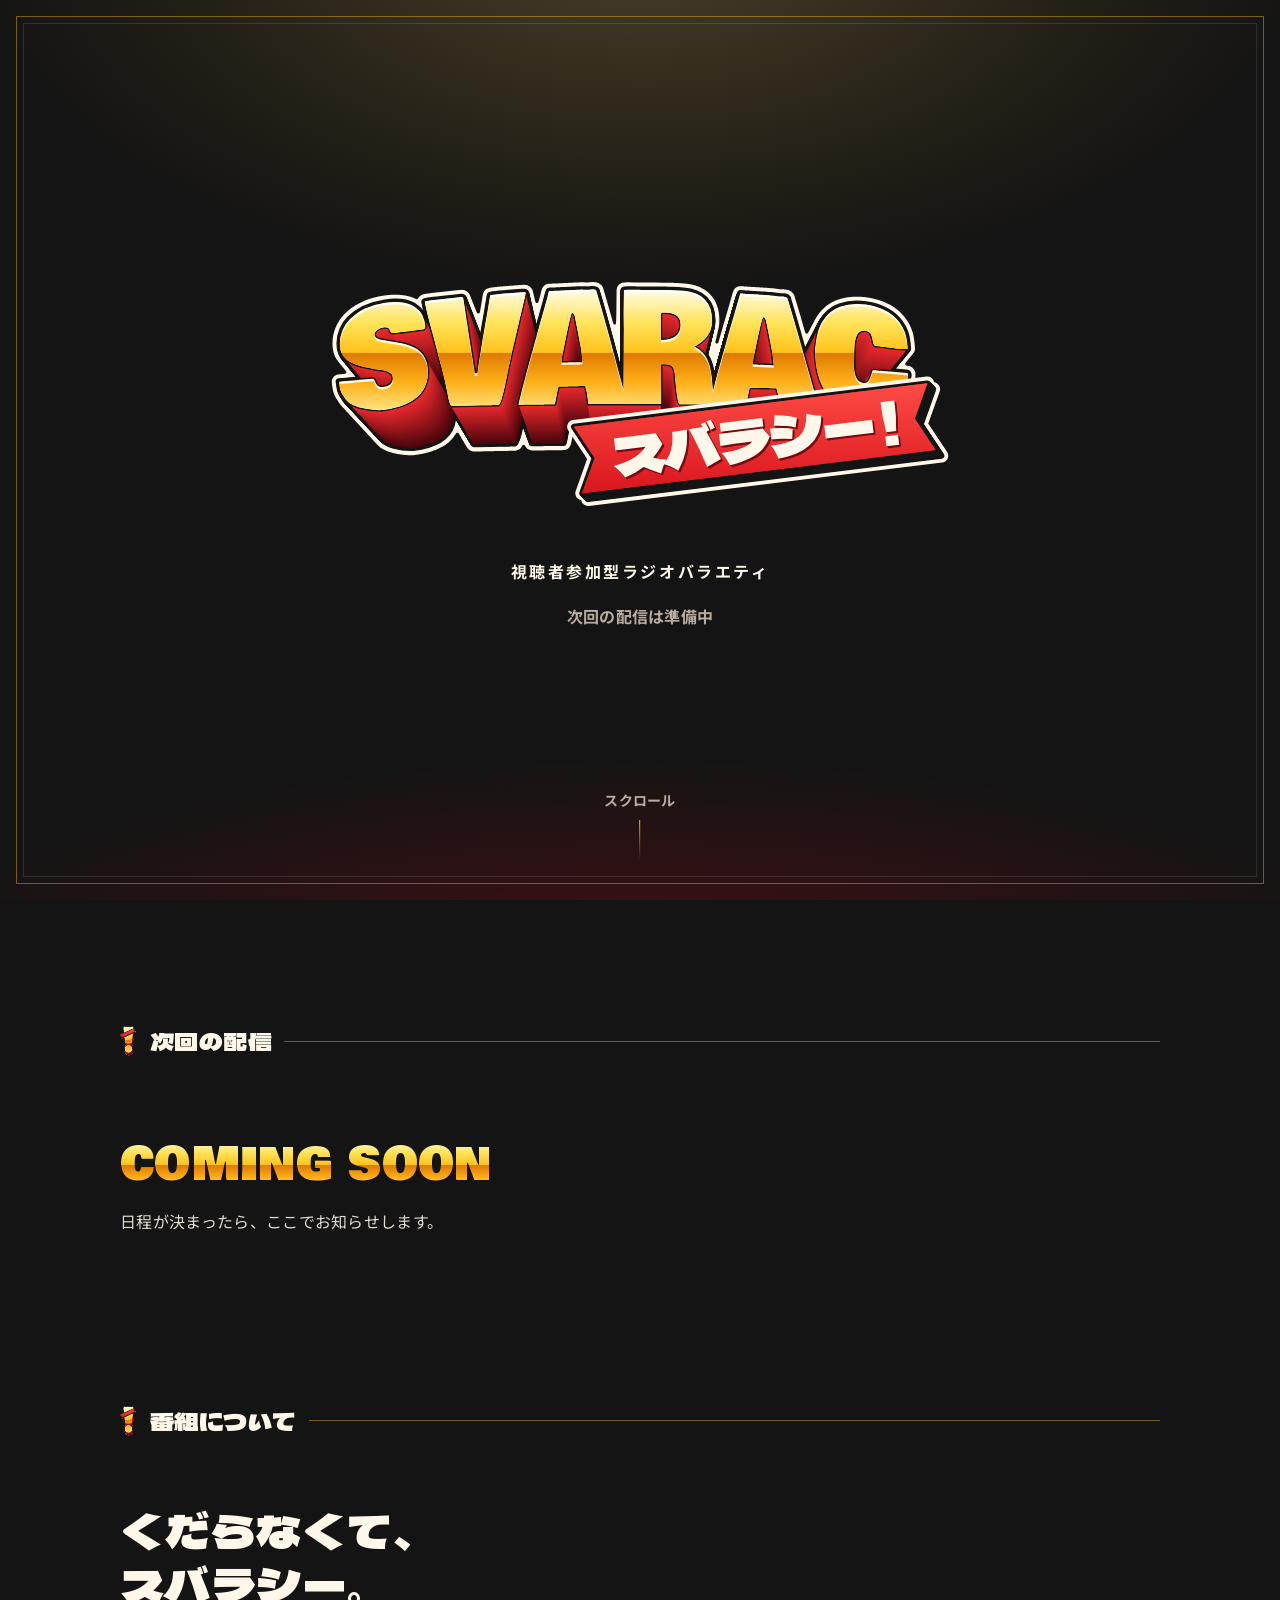
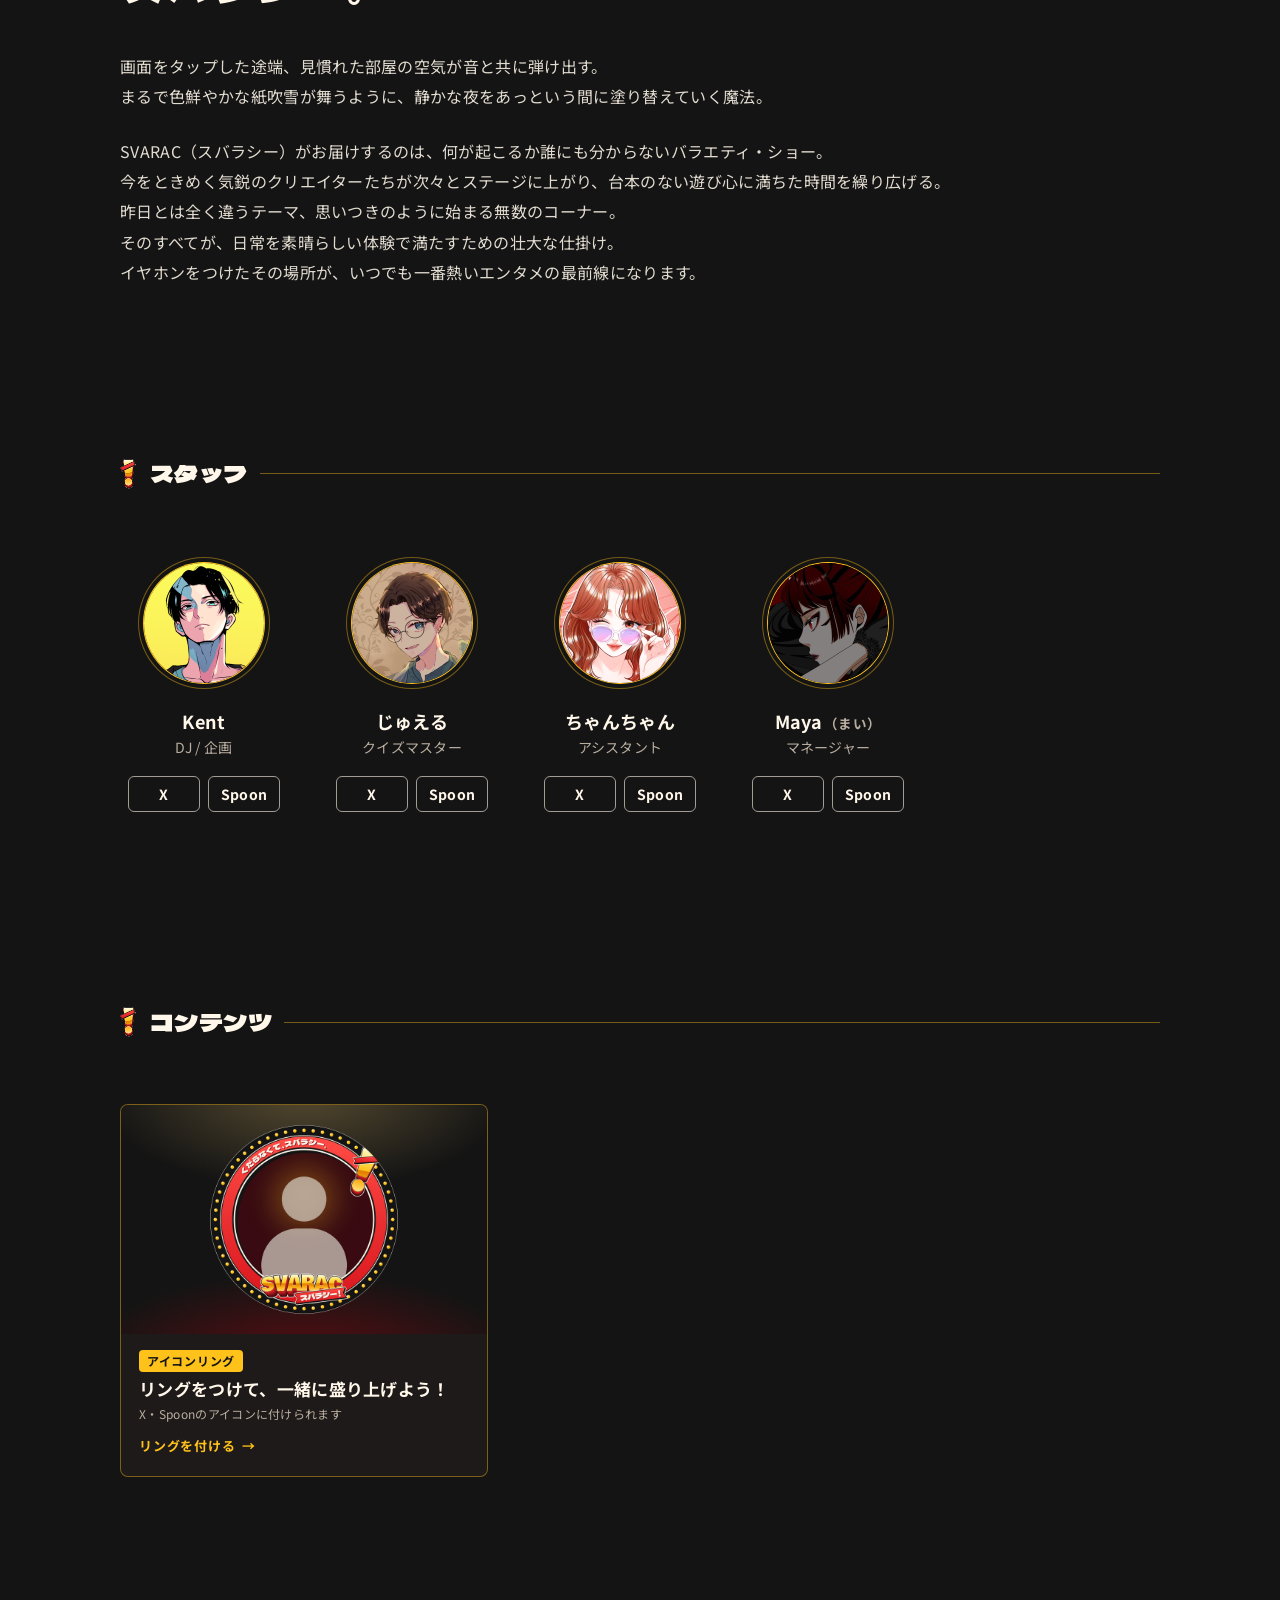
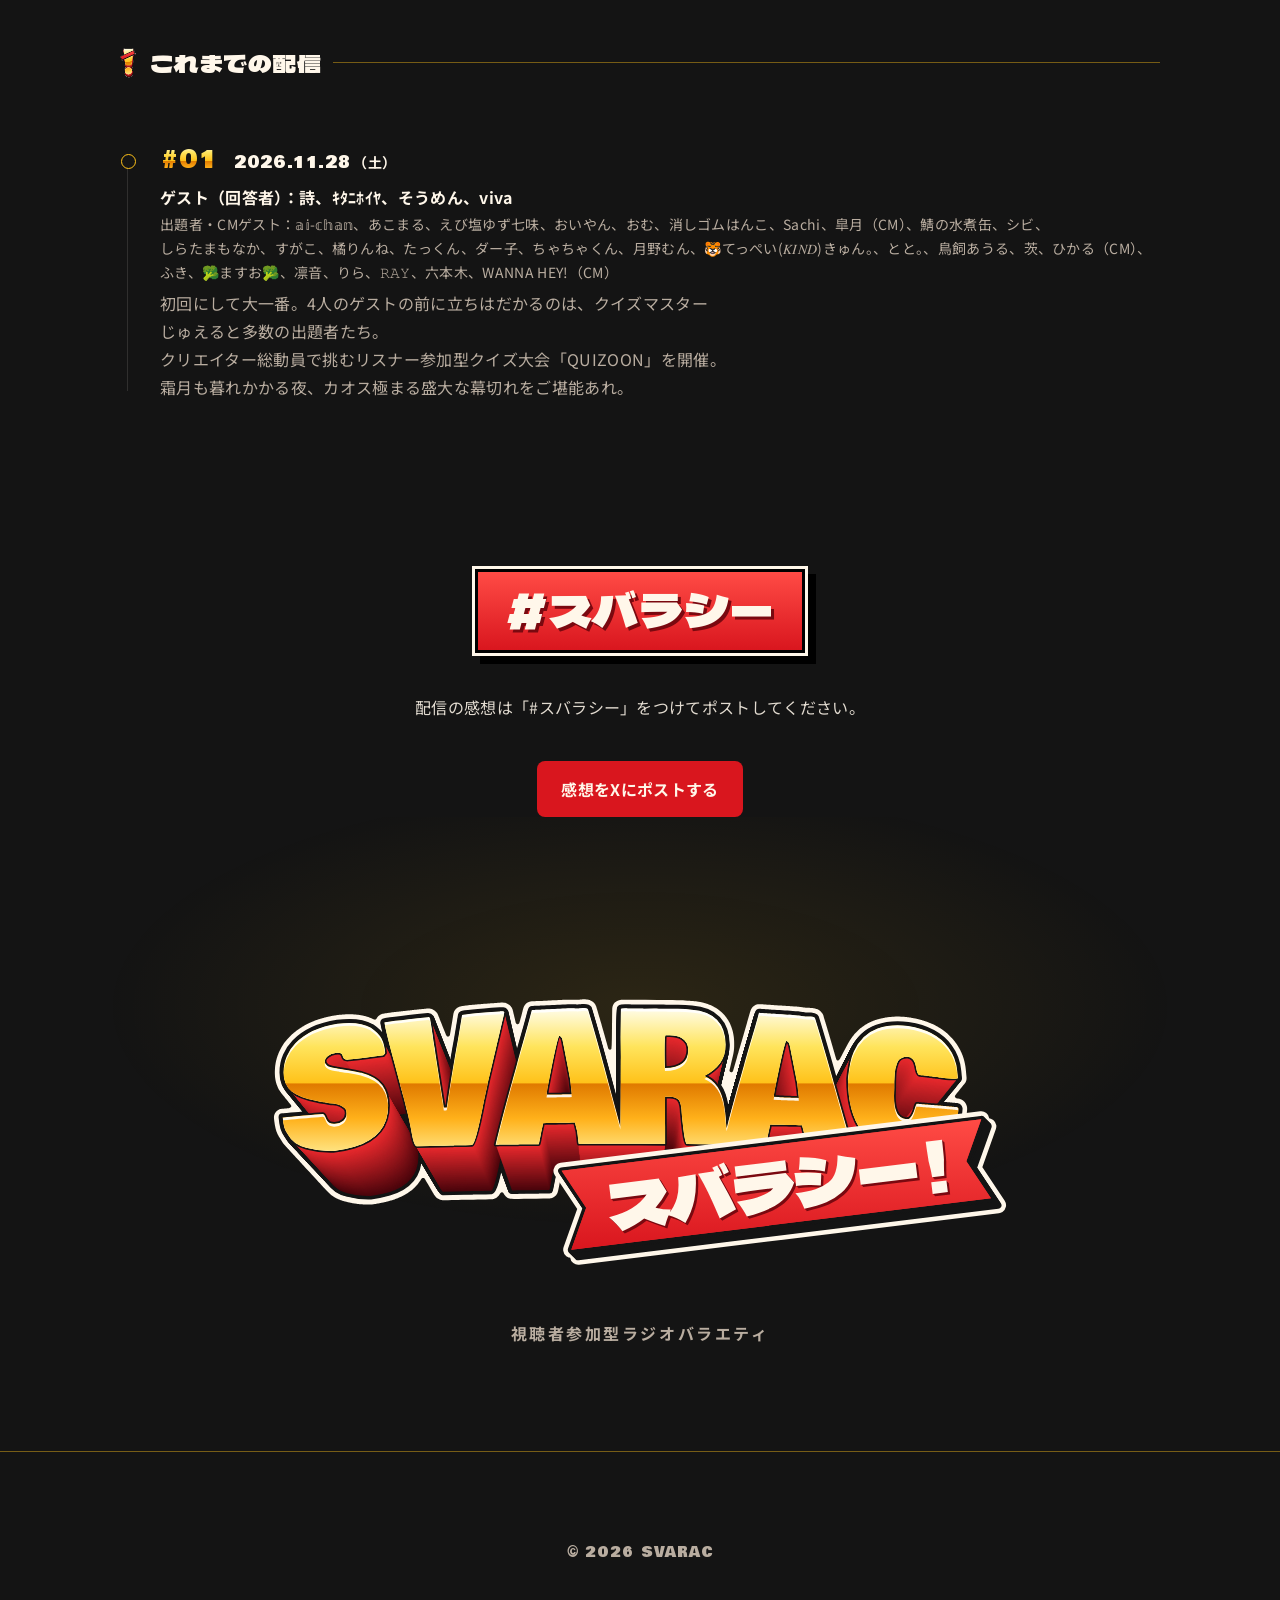
<file: index.html>
<!doctype html>
<html lang="ja">
<head>
<meta charset="utf-8">
<meta name="viewport" content="width=device-width, initial-scale=1, viewport-fit=cover">
<title>SVARAC（スバラシー）｜視聴者参加型ラジオバラエティ</title>
<meta name="description" content="SVARAC（スバラシー）は、Spoonで配信するバラエティ番組。毎回ゲストを迎えて、エンタメの最前線へ。">
<meta name="theme-color" content="#141414">
<meta property="og:type" content="website">
<meta property="og:site_name" content="SVARAC（スバラシー）">
<meta property="og:title" content="SVARAC（スバラシー）｜くだらなくて、スバラシー。">
<meta property="og:description" content="Spoonで配信するバラエティ番組。毎回ゲストを迎えて、エンタメの最前線へ。">
<meta property="og:url" content="https://svarac.github.io/">
<meta property="og:image" content="https://svarac.github.io/assets/img/ogp.png">
<meta property="og:image:width" content="1200">
<meta property="og:image:height" content="630">
<link rel="canonical" href="https://svarac.github.io/">
<meta name="twitter:card" content="summary_large_image">
<link rel="icon" type="image/png" sizes="32x32" href="assets/img/favicon-32.png">
<link rel="apple-touch-icon" href="assets/img/apple-touch-icon.png">
<link rel="preconnect" href="https://fonts.googleapis.com">
<link rel="preconnect" href="https://fonts.gstatic.com" crossorigin>
<link href="https://fonts.googleapis.com/css2?family=Bowlby+One&family=Dela+Gothic+One&family=Noto+Sans+JP:wght@400;700&display=swap" rel="stylesheet">
<link rel="stylesheet" href="assets/css/style.css?v=20261118a">
</head>
<body>
<a class="skip" href="#next">本文へ移動</a>

<button class="menu-btn" id="menu-btn" type="button" aria-expanded="false" aria-controls="menu">
  <img src="assets/img/logo_svarac_mono-white.svg" alt="" width="72" height="22">
  <span class="menu-btn__label">メニュー</span>
</button>

<nav class="menu" id="menu" aria-label="サイト内メニュー" hidden>
  <div class="menu__in">
    <p class="menu__next" id="menu-next"></p>
    <ul class="menu__list">
      <li><a href="#top">トップ</a></li>
      <li><a href="#next">次回の配信</a></li>
      <li><a href="#about">番組について</a></li>
      <li data-for="staff"><a href="#staff">スタッフ</a></li>
      <li data-for="jingle"><a href="#jingle">ジングル</a></li>
      <li><a href="#contents">コンテンツ</a></li>
      <li data-for="archive"><a href="#archive">これまでの配信</a></li>
      <li><a href="#share">#スバラシー</a></li>
    </ul>
    <p class="menu__links" id="menu-links"></p>
  </div>
</nav>

<!-- the emblem fills with gold as you read down the page -->
<a class="progress" href="#top" aria-label="ページの先頭へ">
  <svg viewBox="0 0 44 90" width="22" height="45">
    <defs>
      <clipPath id="bang"><path d="M9.5 6.8Q9.7 2.0 14.5 2.8L36.6 6.3Q41.3 7.0 40.1 11.6L28.4 53.6Q27.2 58.2 22.4 57.5L12.1 55.8Q7.4 55.1 7.6 50.3ZM25.9 76.2C24.9 82.6 19.0 86.9 12.6 85.9C6.3 84.9 2.0 78.9 3.0 72.6C4.0 66.3 9.9 62.0 16.3 63.0C22.6 64.0 26.9 69.9 25.9 76.2Z"/></clipPath>
      <linearGradient id="gold" x1="0" y1="0" x2="0" y2="1"><stop offset="0" stop-color="#FFFBE0"/><stop offset=".25" stop-color="#FFE45C"/><stop offset=".5" stop-color="#FFC21A"/><stop offset=".51" stop-color="#E07A00"/><stop offset=".75" stop-color="#FFB11A"/><stop offset="1" stop-color="#FFE88A"/></linearGradient>
    </defs>
    <g clip-path="url(#bang)">
      <rect width="44" height="90" fill="#3A3230"/>
      <rect id="progress-fill" width="44" height="90" fill="url(#gold)" style="transform-origin:0 0;transform:scaleY(0)"/>
    </g>
  </svg>
</a>

<header class="hero" id="top">
  <div class="hero__stage">
    <div class="hero__frame" aria-hidden="true"></div>
    <h1 class="logo hero__logo" id="hero-logo" aria-label="SVARAC スバラシー！">
      <span class="logo__letters" aria-hidden="true">
        <img src="assets/img/letters/l0.svg" alt=""><img src="assets/img/letters/l1.svg" alt=""><img src="assets/img/letters/l2.svg" alt="">
        <img src="assets/img/letters/l3.svg" alt=""><img src="assets/img/letters/l4.svg" alt=""><img src="assets/img/letters/l5.svg" alt="">
      </span>
      <img class="logo__word" src="assets/img/logo_word.svg" alt="">
      <img class="logo__tape" src="assets/img/logo_tape.svg" alt="">
      <span class="logo__sheen" aria-hidden="true"></span>
    </h1>
    <p class="hero__lead">視聴者参加型ラジオバラエティ</p>
    <p class="hero__next" id="hero-next"></p>
    <p class="hero__cue" aria-hidden="true">スクロール</p>
  </div>
</header>

<main>
  <section class="sec" id="next" aria-labelledby="next-h">
    <div class="sec__head"><img src="assets/img/emblem.svg" alt="" width="18" height="31"><h2 id="next-h">次回の配信</h2><i class="sec__rule" aria-hidden="true"></i></div>
    <div class="next" id="next-body"></div>
  </section>

  <section class="sec" id="about" aria-labelledby="about-h">
    <div class="sec__head"><img src="assets/img/emblem.svg" alt="" width="18" height="31"><h2 id="about-h">番組について</h2><i class="sec__rule" aria-hidden="true"></i></div>
    <p class="about__copy">くだらなくて、<br>スバラシー。</p>
    <div class="about__text">
      <p><span class="nw">画面を</span><span class="nw">タップした</span><span class="nw">途端、</span><span class="nw">見慣れた</span><span class="nw">部屋の</span><span class="nw">空気が</span><span class="nw">音と</span><span class="nw">共に</span><span class="nw">弾け出す。</span><br>
      <span class="nw">まるで</span><span class="nw">色鮮やかな</span><span class="nw">紙吹雪が</span><span class="nw">舞うように、</span><span class="nw">静かな</span><span class="nw">夜を</span><span class="nw">あっという間に</span><span class="nw">塗り替えていく魔法。</span></p>
      <p><span class="nw">SVARAC（スバラシー）が</span><span class="nw">お届けするのは、</span><span class="nw">何が</span><span class="nw">起こるか</span><span class="nw">誰にも</span><span class="nw">分からない</span><span class="nw">バラエティ・ショー。</span><br>
      <span class="nw">今を</span><span class="nw">ときめく</span><span class="nw">気鋭の</span><span class="nw">クリエイターたちが</span><span class="nw">次々と</span><span class="nw">ステージに</span><span class="nw">上がり、</span><span class="nw">台本のない</span><span class="nw">遊び心に</span><span class="nw">満ちた</span><span class="nw">時間を</span><span class="nw">繰り広げる。</span><br>
      <span class="nw">昨日とは</span><span class="nw">全く</span><span class="nw">違う</span><span class="nw">テーマ、</span><span class="nw">思いつきのように</span><span class="nw">始まる</span><span class="nw">無数の</span><span class="nw">コーナー。</span><br>
      <span class="nw">その</span><span class="nw">すべてが、</span><span class="nw">日常を</span><span class="nw">素晴らしい</span><span class="nw">体験で</span><span class="nw">満たすための</span><span class="nw">壮大な</span><span class="nw">仕掛け。</span><br>
      <span class="nw">イヤホンを</span><span class="nw">つけた</span><span class="nw">その</span><span class="nw">場所が、</span><span class="nw">いつでも</span><span class="nw">一番熱い</span><span class="nw">エンタメの</span><span class="nw">最前線に</span><span class="nw">なります。</span></p>
    </div>
  </section>

  <section class="sec" id="staff" aria-labelledby="staff-h" hidden>
    <div class="sec__head"><img src="assets/img/emblem.svg" alt="" width="18" height="31"><h2 id="staff-h">スタッフ</h2><i class="sec__rule" aria-hidden="true"></i>
      <span class="sec__tools">
        <button class="btn btn--icon" type="button" data-dir="-1" aria-label="前のスタッフへ"><span aria-hidden="true">‹</span></button>
        <button class="btn btn--icon" type="button" data-dir="1" aria-label="次のスタッフへ"><span aria-hidden="true">›</span></button>
      </span>
    </div>
    <div class="staff" id="staff-viewport" tabindex="0" aria-label="スタッフ一覧（横にスクロールできます）">
      <ul class="staff__track" id="staff-list"></ul>
    </div>
  </section>

  <section class="sec" id="jingle" aria-labelledby="jingle-h" hidden>
    <div class="sec__head"><img src="assets/img/emblem.svg" alt="" width="18" height="31"><h2 id="jingle-h">ジングル</h2><i class="sec__rule" aria-hidden="true"></i></div>
    <p class="next__label">ジングルで声を使わせていただいた皆さん<span class="roll__count" id="jingle-count"></span></p>
    <ul class="cast" id="jingle-list"></ul>
  </section>

  <section class="sec" id="contents" aria-labelledby="contents-h">
    <div class="sec__head"><img src="assets/img/emblem.svg" alt="" width="18" height="31"><h2 id="contents-h">コンテンツ</h2><i class="sec__rule" aria-hidden="true"></i></div>
    <div class="banners">
      <div class="banners__promos" id="promos" hidden></div>
      <a class="banner banner--jingle" href="jingle/" id="jingle-banner" hidden>
        <span class="banner__art"><img src="assets/img/promo/jingle_banner.svg" alt="" width="520" height="520" loading="lazy"></span>
        <span class="banner__body">
          <span class="banner__tag">ジングルの声 募集中</span>
          <span class="banner__title"><span class="nw">スプナーの声が</span><span class="nw">スバラシー</span><span class="nw">ジングルに！</span></span>
          <span class="banner__by"><span class="nw">「スバラシー！」のシャウトと</span><span class="nw">5秒インパクトを募集しています</span></span>
          <span class="banner__more">応募する<span class="banner__arrow" aria-hidden="true">→</span></span>
        </span>
      </a>
      <a class="banner banner--ring" href="ring/">
        <span class="banner__art"><img src="assets/img/promo/ring_banner.png" alt="" width="520" height="520" loading="lazy"></span>
        <span class="banner__body">
          <span class="banner__tag">アイコンリング</span>
          <span class="banner__title"><span class="nw">リングをつけて、</span><span class="nw">一緒に</span><span class="nw">盛り上げよう！</span></span>
          <span class="banner__by"><span class="nw">X・Spoonの</span><span class="nw">アイコンに付けられます</span></span>
          <span class="banner__more">リングを付ける<span class="banner__arrow" aria-hidden="true">→</span></span>
        </span>
      </a>
    </div>
  </section>

  <section class="sec" id="archive" aria-labelledby="archive-h" hidden>
    <div class="sec__head"><img src="assets/img/emblem.svg" alt="" width="18" height="31"><h2 id="archive-h">これまでの配信</h2><i class="sec__rule" aria-hidden="true"></i></div>
    <div class="timeline">
      <div class="timeline__line" aria-hidden="true"><i id="timeline-bar"></i></div>
      <ol class="archive" id="archive-list"></ol>
    </div>
  </section>

  <section class="sec sec--share" id="share" aria-labelledby="share-h">
    <h2 class="share__tag" id="share-h"><span>#スバラシー</span></h2>
    <p class="share__text"><span class="nw">配信の感想は</span><span class="nw">「#スバラシー」をつけて</span><span class="nw">ポストしてください。</span></p>
    <a class="btn btn--lg btn--red" id="share-btn" href="#" target="_blank" rel="noopener">感想をXにポストする</a>
  </section>

  <section class="finale" aria-label="SVARAC">
    <div class="logo finale__logo" id="finale-logo">
      <span class="logo__letters" aria-hidden="true">
        <img src="assets/img/letters/l0.svg" alt=""><img src="assets/img/letters/l1.svg" alt=""><img src="assets/img/letters/l2.svg" alt="">
        <img src="assets/img/letters/l3.svg" alt=""><img src="assets/img/letters/l4.svg" alt=""><img src="assets/img/letters/l5.svg" alt="">
      </span>
      <img class="logo__word" src="assets/img/logo_word.svg" alt="">
      <img class="logo__tape" src="assets/img/logo_tape.svg" alt="">
      <span class="logo__sheen" aria-hidden="true"></span>
    </div>
    <p class="finale__lead">視聴者参加型ラジオバラエティ</p>
  </section>
</main>

<dialog class="flyer" id="flyer" aria-labelledby="flyer-h">
  <div class="flyer__in">
    <h2 class="sr" id="flyer-h"></h2>
    <button type="button" class="flyer__close" id="flyer-close" aria-label="閉じる"><svg viewBox="0 0 24 24" aria-hidden="true"><path d="M6 6l12 12M18 6L6 18"/></svg></button>
    <img class="flyer__img" id="flyer-img" alt="">
    <a class="btn btn--lg btn--red flyer__link" id="flyer-link" target="_blank" rel="noopener"></a>
  </div>
</dialog>

<footer class="foot">
  <p class="foot__links" id="foot-links"></p>
  <p class="foot__copy">© <span id="year">2026</span> SVARAC</p>
</footer>

<script src="entry/config.js?v=13"></script>
<script src="assets/js/main.js?v=20261118a" defer></script>
</body>
</html>
</file>
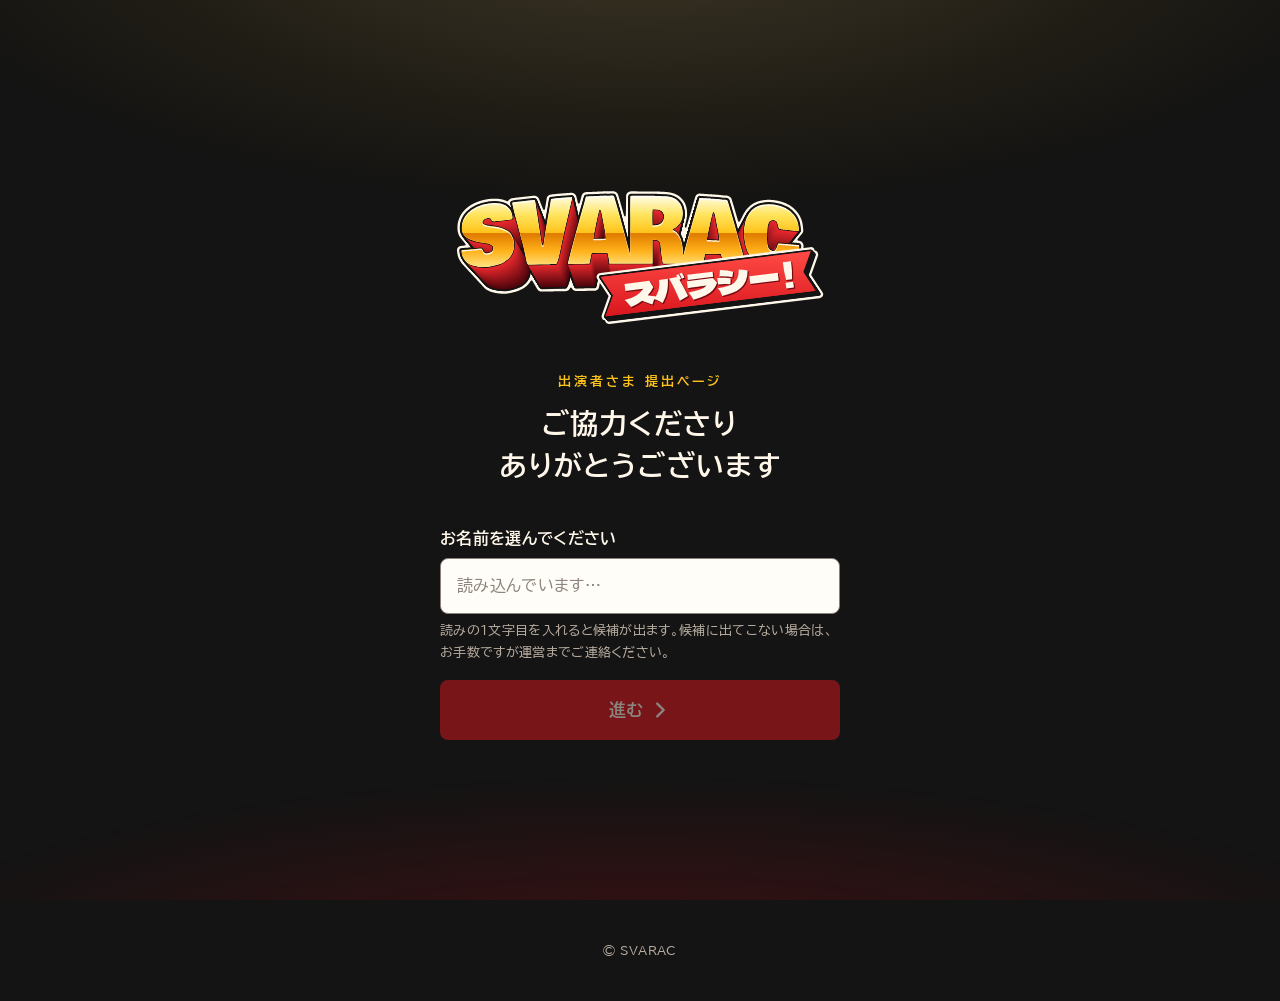
<file: entry/index.html>
<!doctype html>
<html lang="ja">
<head>
<meta charset="utf-8">
<meta name="viewport" content="width=device-width, initial-scale=1, viewport-fit=cover">
<title>出演者さま提出ページ｜SVARAC（スバラシー）</title>
<meta name="robots" content="noindex,nofollow">
<meta name="theme-color" content="#141414">
<link rel="icon" type="image/png" sizes="32x32" href="assets/img/favicon-32.png">
<link rel="apple-touch-icon" href="assets/img/apple-touch-icon.png">
<link rel="preconnect" href="https://fonts.googleapis.com">
<link rel="preconnect" href="https://fonts.gstatic.com" crossorigin>
<link href="https://fonts.googleapis.com/css2?family=BIZ+UDPGothic:wght@400;700&display=swap" rel="stylesheet">
<link rel="stylesheet" href="assets/entry.css?v=13">
</head>
<body>

<!-- top: choose your name first -->
<main class="top" id="v-top">
  <h1 class="top__logo"><img src="assets/img/logo_full.svg" alt="SVARAC スバラシー！" width="1309" height="507"></h1>
  <div>
    <p class="top__eyebrow">出演者さま 提出ページ</p>
    <p class="top__thanks">ご協力くださり<br>ありがとうございます</p>
  </div>
  <form class="who" id="who" novalidate>
    <div class="field">
      <label for="who-name">お名前を選んでください</label>
      <div class="combo"><input class="input" id="who-name" placeholder="読みの1文字目を入力（例：や）" aria-describedby="who-hint" disabled><span class="combo__ok">選択済み</span></div>
      <p class="hint" id="who-hint">読みの1文字目を入れると候補が出ます。候補に出てこない場合は、お手数ですが運営までご連絡ください。</p>
      <p class="err" id="who-err"></p>
    </div>
    <button class="btn btn--red btn--lg btn--block who__go" type="submit" disabled>進む<span class="who__arrow"></span></button>
    <div id="who-state"></div>
  </form>
</main>

<!-- after the name: menu (クイズ案＋ボイメ) or a form -->
<div id="v-form" hidden>
  <header class="bar">
    <a class="bar__back" id="bar-back" href="#"><span class="bar__icon"></span><span id="bar-back-label">トップ</span></a>
    <h1 class="bar__title" id="form-title"></h1>
    <img class="bar__logo" src="assets/img/logo_svarac_mono-white.svg" alt="SVARAC" width="72" height="22">
  </header>
  <div class="wrap page">
    <div id="form-state"></div>
    <div id="menu" hidden></div>
    <div id="form-quiz" hidden></div>
    <div id="form-voice" hidden></div>
  </div>
</div>

<!-- shown only if the page's scripts could not start (very old browser, a file failed to load, scripts turned off) -->
<div class="boot-fail" id="boot-fail" hidden>
  <p><b>ページを正しく表示できませんでした。</b></p>
  <p>再読み込みするか、別のブラウザ（Safari・Chrome など）でお試しください。それでも開けない場合は、お手数ですが運営へDMでご連絡ください。</p>
</div>
<noscript><div class="boot-fail"><p>このページを使うには JavaScript を有効にしてください。難しい場合は、お手数ですが運営へDMでご連絡ください。</p></div></noscript>

<footer class="foot">© SVARAC</footer>

<script>
  /* plain old JavaScript on purpose, so it still runs where the main scripts can't */
  window.addEventListener('load', function () {
    setTimeout(function () {
      if (!window.SV_OK) { var d = document.getElementById('boot-fail'); if (d) d.hidden = false; var t = document.getElementById('v-top'); if (t) t.style.display = 'none'; }
    }, 300);
  });
</script>
<script src="config.js?v=13"></script>
<script src="assets/common.js?v=13"></script>
<script src="assets/forms.js?v=13"></script>
<script src="assets/public.js?v=13"></script>
</body>
</html>
</file>
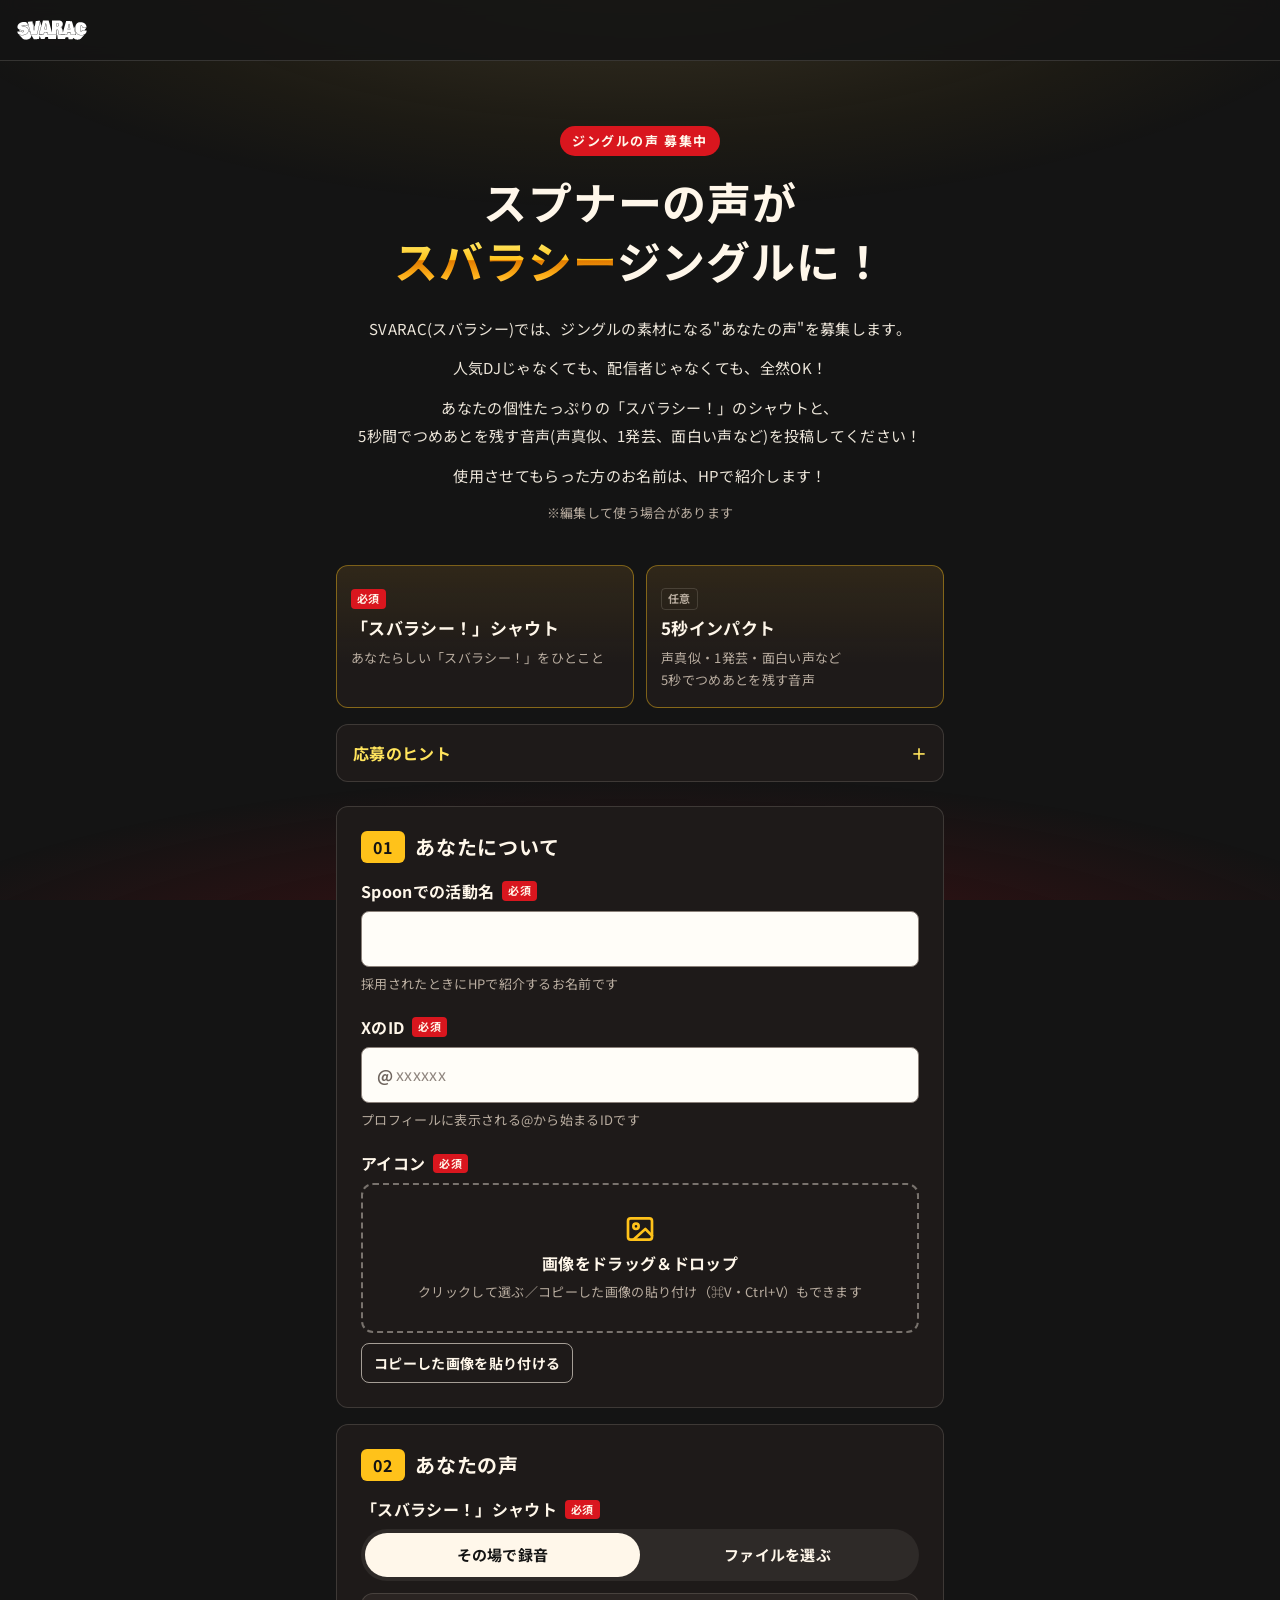
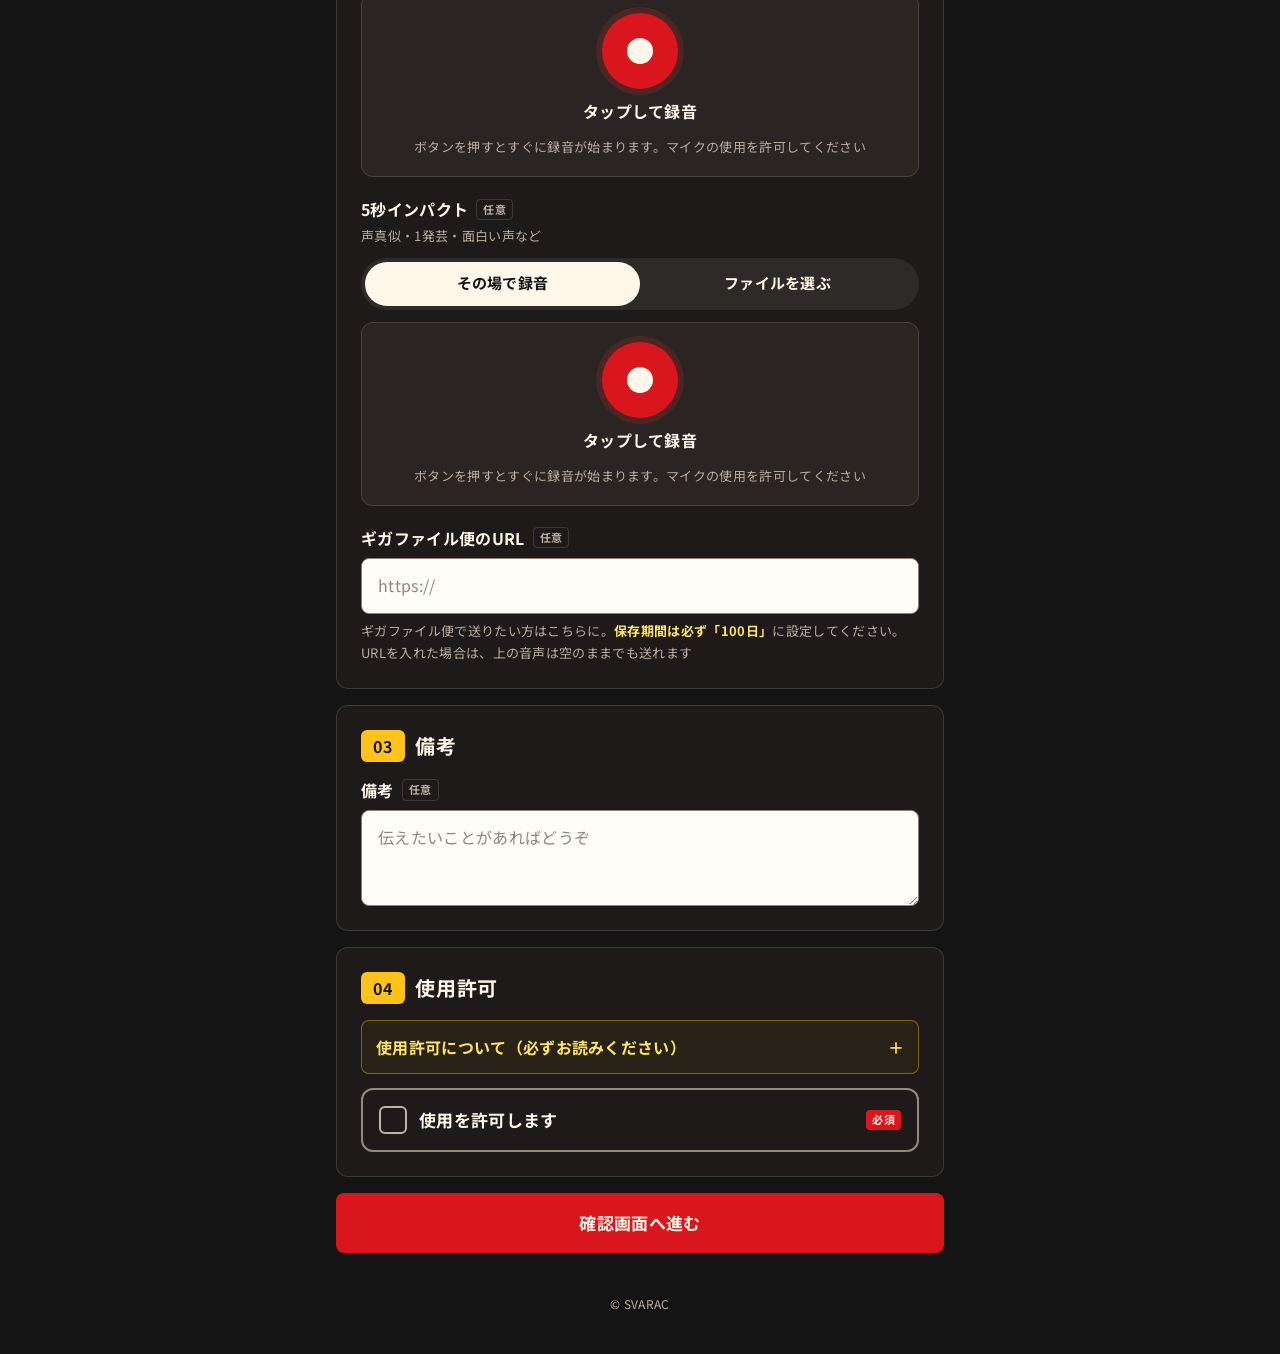
<file: jingle/index.html>
<!doctype html>
<html lang="ja">
<head>
<meta charset="utf-8">
<meta name="viewport" content="width=device-width, initial-scale=1, viewport-fit=cover">
<title>スプナーの声がスバラシージングルに！｜SVARAC（スバラシー）</title>
<meta name="description" content="SVARAC（スバラシー）では、ジングルの素材になる“あなたの声”を募集します。「スバラシー！」のシャウトと、5秒間でつめあとを残す音声を投稿してください。">
<meta name="theme-color" content="#141414">
<meta property="og:type" content="website">
<meta property="og:site_name" content="SVARAC（スバラシー）">
<meta property="og:title" content="スプナーの声がスバラシージングルに！">
<meta property="og:description" content="SVARAC（スバラシー）では、ジングルの素材になる“あなたの声”を募集します。">
<meta property="og:url" content="https://svarac.github.io/jingle/">
<meta property="og:image" content="https://svarac.github.io/assets/img/ogp.png">
<meta property="og:image:width" content="1200">
<meta property="og:image:height" content="630">
<meta name="twitter:card" content="summary_large_image">
<link rel="canonical" href="https://svarac.github.io/jingle/">
<link rel="icon" type="image/png" sizes="32x32" href="../assets/img/favicon-32.png">
<link rel="apple-touch-icon" href="../assets/img/apple-touch-icon.png">
<link rel="preconnect" href="https://fonts.googleapis.com">
<link rel="preconnect" href="https://fonts.gstatic.com" crossorigin>
<link href="https://fonts.googleapis.com/css2?family=Noto+Sans+JP:wght@400;700&display=swap" rel="stylesheet">
<link rel="stylesheet" href="../entry/assets/entry.css?v=13">
<link rel="stylesheet" href="jingle.css?v=2">
</head>
<body class="jg">

<header class="jg-bar">
  <a class="jg-bar__home" href="../"><img src="../assets/img/logo_svarac_mono-white.svg" alt="SVARAC（スバラシー）トップへ" width="72" height="22"></a>
  <span class="jg-bar__title" id="bar-title" hidden></span>
</header>

<!-- 入力 -->
<main id="v-form">
  <section class="jg-hero" aria-labelledby="jg-h">
    <p class="jg-hero__tag">ジングルの声 募集中</p>
    <h1 class="jg-hero__title" id="jg-h"><span class="nw">スプナーの声が</span><span class="nw"><span class="gold">スバラシー</span>ジングルに！</span></h1>
    <div class="jg-hero__lead">
      <p>SVARAC(スバラシー)では、ジングルの素材になる"あなたの声"を募集します。</p>
      <p>人気DJじゃなくても、配信者じゃなくても、全然OK！</p>
      <p>あなたの個性たっぷりの「スバラシー！」のシャウトと、<br>5秒間でつめあとを残す音声(声真似、1発芸、面白い声など)を投稿してください！</p>
      <p>使用させてもらった方のお名前は、HPで紹介します！</p>
      <p class="jg-hero__note">※編集して使う場合があります</p>
    </div>
  </section>

  <div class="wrap">
    <section class="jg-want" aria-label="募集する声">
      <div class="jg-want__item">
        <p class="jg-want__k"><span class="tag tag--req">必須</span></p>
        <h2 class="jg-want__h">「スバラシー！」シャウト</h2>
        <p class="jg-want__d">あなたらしい「スバラシー！」をひとこと</p>
      </div>
      <div class="jg-want__item">
        <p class="jg-want__k"><span class="tag tag--opt">任意</span></p>
        <h2 class="jg-want__h">5秒インパクト</h2>
        <p class="jg-want__d">声真似・1発芸・面白い声など<br>5秒でつめあとを残す音声</p>
      </div>
    </section>

    <details class="jg-tips">
      <summary>応募のヒント</summary>
      <div class="jg-tips__body">
        <div class="jg-tips__sec">
          <h3>「スバラシー！」のアイデア</h3>
          <ul class="jg-chips"><li>全力で叫ぶ</li><li>ささやく</li><li>裏声で</li><li>溜めてから一気に</li><li>キャラになりきる</li><li>早口で</li><li>歌うように</li></ul>
        </div>
        <div class="jg-tips__sec">
          <h3>5秒インパクトのアイデア</h3>
          <ul class="jg-chips"><li>声真似</li><li>1発芸</li><li>面白い声</li><li>口で効果音</li><li>決めゼリフ</li><li>動物の鳴き真似</li></ul>
        </div>
        <div class="jg-tips__sec">
          <h3>録音のコツ</h3>
          <ul class="jg-list">
            <li>静かな場所で録る</li>
            <li>BGMやエフェクトは付けずに声だけで</li>
            <li>スマホから口を20cmくらい離すと音が割れにくい</li>
            <li>前後に少し無音が入っても大丈夫（こちらで編集します）</li>
          </ul>
        </div>
      </div>
    </details>

    <form class="jg-form" id="jf" novalidate>
      <section class="card">
        <h2 class="card__h"><span class="no">01</span>あなたについて</h2>
        <div class="field" id="fl-name">
          <label for="f-name">Spoonでの活動名 <span class="tag tag--req">必須</span></label>
          <input class="input" id="f-name" name="name" maxlength="60" autocomplete="nickname" aria-describedby="f-name-hint f-name-err">
          <p class="hint" id="f-name-hint">採用されたときにHPで紹介するお名前です</p>
          <p class="err" id="f-name-err"></p>
        </div>
        <div class="field" id="fl-x">
          <label for="f-x">XのID <span class="tag tag--req">必須</span></label>
          <div class="jg-x"><span class="jg-x__at" aria-hidden="true">@</span><input class="input" id="f-x" name="x" inputmode="email" autocapitalize="off" autocomplete="off" spellcheck="false" maxlength="60" placeholder="xxxxxx" aria-describedby="f-x-hint f-x-err"></div>
          <p class="hint" id="f-x-hint">プロフィールに表示される@から始まるIDです</p>
          <p class="err" id="f-x-err"></p>
        </div>
        <div class="field" id="fl-icon">
          <p class="jg-label" id="f-icon-l">アイコン <span class="tag tag--req">必須</span></p>
          <div id="f-icon" aria-labelledby="f-icon-l"></div>
          <p class="err" id="f-icon-err"></p>
        </div>
      </section>

      <section class="card">
        <h2 class="card__h"><span class="no">02</span>あなたの声</h2>
        <div class="field" id="fl-shout">
          <p class="jg-label">「スバラシー！」シャウト <span class="tag tag--req">必須</span></p>
          <div id="f-shout"></div>
          <p class="err" id="f-shout-err"></p>
        </div>
        <div class="field" id="fl-impact">
          <p class="jg-label">5秒インパクト <span class="tag tag--opt">任意</span></p>
          <p class="hint jg-sub">声真似・1発芸・面白い声など</p>
          <div id="f-impact"></div>
          <p class="err" id="f-impact-err"></p>
        </div>
        <div class="field" id="fl-giga">
          <label for="f-giga">ギガファイル便のURL <span class="tag tag--opt">任意</span></label>
          <input class="input" id="f-giga" name="giga" type="url" inputmode="url" autocapitalize="off" autocomplete="off" spellcheck="false" placeholder="https://" aria-describedby="f-giga-hint f-giga-err">
          <p class="hint" id="f-giga-hint">ギガファイル便で送りたい方はこちらに。<strong>保存期間は必ず「100日」</strong>に設定してください。URLを入れた場合は、上の音声は空のままでも送れます</p>
          <p class="err" id="f-giga-err"></p>
        </div>
      </section>

      <section class="card">
        <h2 class="card__h"><span class="no">03</span>備考</h2>
        <div class="field" id="fl-note">
          <label for="f-note">備考 <span class="tag tag--opt">任意</span></label>
          <textarea class="textarea textarea--sm" id="f-note" name="note" maxlength="2000" placeholder="伝えたいことがあればどうぞ"></textarea>
        </div>
      </section>

      <section class="card jg-consent" id="fl-consent">
        <h2 class="card__h"><span class="no">04</span>使用許可</h2>
        <details class="jg-terms" id="terms">
          <summary>使用許可について（必ずお読みください）</summary>
          <ol class="jg-terms__list">
            <li>お送りいただく音声は、ご本人の声に限ります。</li>
            <li>お送りいただいた音声は、SVARAC（スバラシー）のSpoon配信内でジングルなどの素材として、編集・加工したうえで使用させていただきます。</li>
            <li>配信のリプレイ、SpoonのCAST、番組の告知（XやHPに載せる動画など）でも使用させていただきます。</li>
            <li>他の方を傷つける内容や下品な内容はご遠慮ください。そのような音声は使用いたしません。</li>
            <li>お送りいただいた音声は、予告なく使用を取りやめたり、削除したりする場合があります。</li>
            <li>お送りいただいたすべての音声を使用するとは限りません。あらかじめご了承ください。</li>
            <li>HPでお名前をご紹介する以外に、金銭などの謝礼・報酬はございません。</li>
            <li>この応募でお送りいただいた音声について、著作権などの権利を主張しないものとします。</li>
            <li>使用の取り下げをご希望の場合は、Kent（<a href="https://x.com/Kent_saikou" target="_blank" rel="noopener">@Kent_saikou</a>）までXのDMでお知らせください。お知らせいただいた後に配信する回では使用いたしません。なお、それまでに配信したリプレイやCAST、投稿済みの告知からは削除できません。また、取り下げ後に同じ方から新たに音声をお送りいただくことはできませんので、あらかじめご了承ください。</li>
          </ol>
        </details>
        <button type="button" class="jg-agree" id="f-consent" aria-pressed="false">
          <span class="jg-agree__box" aria-hidden="true"></span>
          <span class="jg-agree__txt">使用を許可します</span>
          <span class="tag tag--req">必須</span>
        </button>
        <p class="err" id="f-consent-err"></p>
      </section>

      <p class="err jg-sum" id="form-err" role="alert"></p>
      <button class="btn btn--red btn--lg btn--block" type="submit">確認画面へ進む</button>
    </form>
  </div>
</main>

<!-- 確認 -->
<main id="v-confirm" hidden>
  <div class="wrap page">
    <h1 class="jg-page-h">応募内容の確認</h1>
    <p class="lead">この内容で送信します。よろしければ「送信する」を押してください。</p>
    <dl class="jg-review" id="review"></dl>
    <p class="err jg-sum" id="send-err" role="alert"></p>
    <div class="jg-send">
      <button class="btn btn--red btn--lg btn--block" type="button" id="send">この内容で送信する</button>
      <button class="btn btn--line btn--lg btn--block" type="button" id="back">修正する</button>
    </div>
    <p class="hint jg-send__hint" id="send-hint">音声の長さや電波によっては、送信に少し時間がかかります。送信が終わるまでこの画面のままお待ちください。</p>
  </div>
</main>

<!-- 完了 -->
<main id="v-done" hidden>
  <div class="wrap page jg-done">
    <p class="jg-done__mark" aria-hidden="true"><span class="gold">THANK YOU</span></p>
    <h1 class="jg-done__h">応募ありがとうございました！</h1>
    <p class="jg-done__p">使用させていただいた方は、HPでお名前をご紹介します。<br>配信をお楽しみに！</p>
    <div class="jg-done__btns">
      <a class="btn btn--gold btn--lg btn--block" id="share" href="#" target="_blank" rel="noopener">Xで応募を報告する</a>
      <button class="btn btn--line btn--lg btn--block" type="button" id="again">もう1つ応募する</button>
      <a class="btn btn--ghost btn--lg btn--block" href="../">SVARACのトップへ</a>
    </div>
  </div>
</main>

<!-- 受付終了 -->
<main id="v-closed" hidden>
  <div class="wrap page jg-done">
    <h1 class="jg-done__h">ただいま応募は受け付けていません</h1>
    <p class="jg-done__p">次の募集はXやHPでお知らせします。</p>
    <div class="jg-done__btns"><a class="btn btn--line btn--lg btn--block" href="../">SVARACのトップへ</a></div>
  </div>
</main>

<footer class="foot">© SVARAC</footer>

<script src="../entry/config.js?v=13"></script>
<script src="../entry/assets/common.js?v=13"></script>
<script src="jingle.js?v=1"></script>
</body>
</html>
</file>
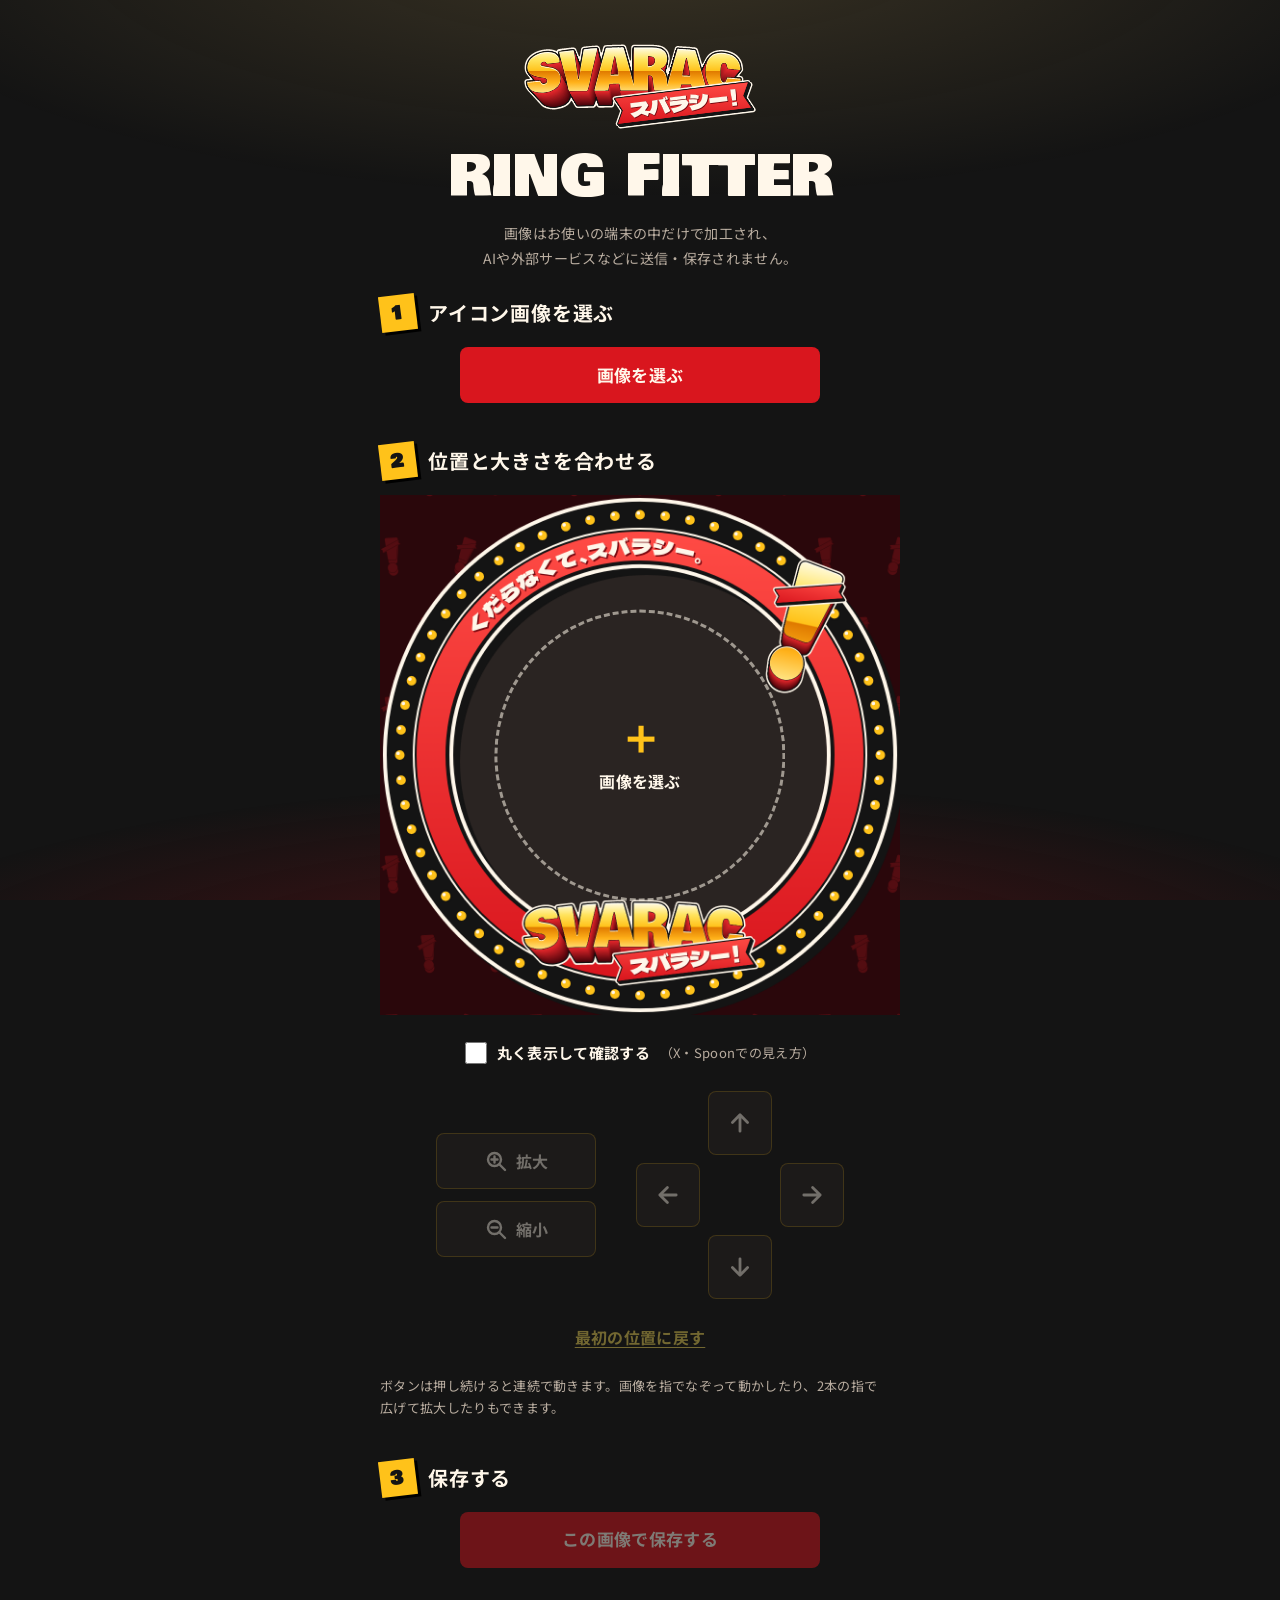
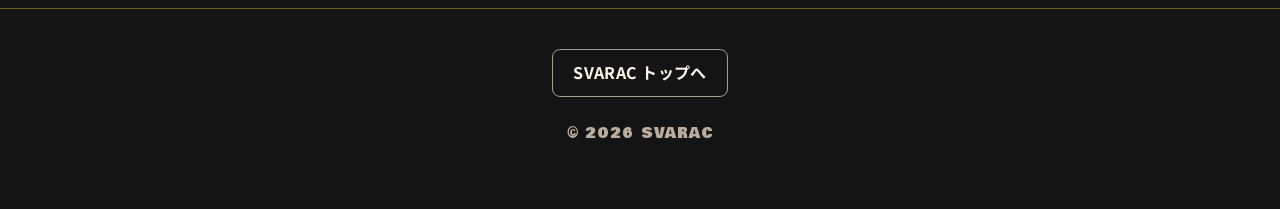
<file: ring/index.html>
<!doctype html>
<html lang="ja">
<head>
<meta charset="utf-8">
<meta name="viewport" content="width=device-width, initial-scale=1, viewport-fit=cover">
<title>RING FITTER｜SVARAC（スバラシー）</title>
<meta name="description" content="SVARAC（スバラシー）のアイコンリングを付けられるページ。画像を選んで位置を合わせるだけで、リング付きのアイコンが作れます。">
<meta name="theme-color" content="#141414">
<meta property="og:type" content="website">
<meta property="og:site_name" content="SVARAC（スバラシー）">
<meta property="og:title" content="SVARAC RING FITTER｜くだらなくて、スバラシー。">
<meta property="og:description" content="画像を選んで位置を合わせるだけで、SVARACのアイコンリングが付けられます。">
<meta property="og:url" content="https://svarac.github.io/ring/">
<meta property="og:image" content="https://svarac.github.io/ring/img/ogp_ring.png">
<meta property="og:image:width" content="1200">
<meta property="og:image:height" content="630">
<meta name="twitter:card" content="summary_large_image">
<link rel="canonical" href="https://svarac.github.io/ring/">
<link rel="icon" type="image/png" sizes="32x32" href="../assets/img/favicon-32.png">
<link rel="apple-touch-icon" href="../assets/img/apple-touch-icon.png">
<link rel="preconnect" href="https://fonts.googleapis.com">
<link rel="preconnect" href="https://fonts.gstatic.com" crossorigin>
<link href="https://fonts.googleapis.com/css2?family=Bowlby+One&family=Dela+Gothic+One&family=Noto+Sans+JP:wght@400;700&display=swap" rel="stylesheet">
<link rel="stylesheet" href="ring.css?v=3">
</head>
<body>

<header class="head">
  <a class="head__logo" href="../"><img src="../assets/img/logo_full.svg" alt="SVARAC スバラシー！ トップへ" width="1309" height="507"></a>
  <h1 class="head__title">RING FITTER</h1>
  <p class="head__lead"><span class="nw">画像はお使いの端末の中だけで加工され、</span><span class="nw">AIや外部サービスなどに</span><span class="nw">送信・保存されません。</span></p>
</header>

<main class="main" id="app">

  <!-- 1. choose -->
  <section class="step" aria-labelledby="s1-h">
    <h2 class="step__h" id="s1-h"><span class="step__no">1</span>アイコン画像を選ぶ</h2>
    <label class="btn btn--lg btn--red pick" id="pick-label">
      <input type="file" id="file" accept="image/*" class="sr">
      <span id="pick-text">画像を選ぶ</span>
    </label>
    <p class="err" id="err" role="alert" hidden></p>
  </section>

  <!-- 2. adjust -->
  <section class="step" aria-labelledby="s2-h">
    <h2 class="step__h" id="s2-h"><span class="step__no">2</span>位置と大きさを合わせる</h2>
    <div class="stage" id="stage">
      <canvas id="view" width="1080" height="1080" aria-label="リングを付けたアイコンのプレビュー" role="img"></canvas>
      <button type="button" class="stage__empty" id="empty">
        <span class="stage__plus" aria-hidden="true">＋</span>
        <span>画像を選ぶ</span>
      </button>
    </div>
    <label class="round"><input type="checkbox" id="round">丸く表示して確認する<span class="round__sub">（X・Spoonでの見え方）</span></label>

    <div class="pad" id="pad" aria-label="アイコンの調整">
      <div class="pad__zoom">
        <button type="button" class="ctl" data-act="in"><svg viewBox="0 0 24 24" aria-hidden="true"><circle cx="10.5" cy="10.5" r="6.5"/><path d="M15.5 15.5L21 21M10.5 7.5v6M7.5 10.5h6"/></svg>拡大</button>
        <button type="button" class="ctl" data-act="out"><svg viewBox="0 0 24 24" aria-hidden="true"><circle cx="10.5" cy="10.5" r="6.5"/><path d="M15.5 15.5L21 21M7.5 10.5h6"/></svg>縮小</button>
      </div>
      <div class="pad__move">
        <button type="button" class="ctl ctl--arrow" data-act="up" aria-label="上へ"><svg viewBox="0 0 24 24" aria-hidden="true"><path d="M12 19V5M5.5 11.5L12 5l6.5 6.5"/></svg></button>
        <button type="button" class="ctl ctl--arrow" data-act="left" aria-label="左へ"><svg viewBox="0 0 24 24" aria-hidden="true"><path d="M19 12H5M11.5 5.5L5 12l6.5 6.5"/></svg></button>
        <button type="button" class="ctl ctl--arrow" data-act="right" aria-label="右へ"><svg viewBox="0 0 24 24" aria-hidden="true"><path d="M5 12h14M12.5 5.5L19 12l-6.5 6.5"/></svg></button>
        <button type="button" class="ctl ctl--arrow" data-act="down" aria-label="下へ"><svg viewBox="0 0 24 24" aria-hidden="true"><path d="M12 5v14M5.5 12.5L12 19l6.5-6.5"/></svg></button>
      </div>
      <button type="button" class="reset" data-act="reset">最初の位置に戻す</button>
    </div>
    <p class="note">ボタンは押し続けると連続で動きます。画像を指でなぞって動かしたり、2本の指で広げて拡大したりもできます。</p>
  </section>

  <!-- 3. save -->
  <section class="step" aria-labelledby="s3-h">
    <h2 class="step__h" id="s3-h"><span class="step__no">3</span>保存する</h2>
    <button type="button" class="btn btn--lg btn--red save" id="save">この画像で保存する</button>
    <div class="result" id="result" hidden tabindex="-1">
      <p class="result__how" id="how"></p>
      <img id="out" alt="リングを付けたアイコン（完成画像）" width="1080" height="1080">
      <div class="result__btns">
        <button type="button" class="btn btn--lg btn--red" id="share" hidden>写真に保存・共有する</button>
        <a class="btn btn--lg btn--line" id="dl" download="svarac_icon.jpg">ダウンロード</a>
        <a class="btn btn--lg btn--line" id="open" target="_blank" rel="noopener">画像だけを別のタブで開く</a>
      </div>
      <p class="note">うまく保存できないときは、X や LINE のアプリ内ではなく、Safari や Chrome でこのページを開き直してお試しください。</p>
    </div>
  </section>

</main>

<footer class="foot">
  <a class="btn btn--line foot__top" href="../">SVARAC トップへ</a>
  <p class="foot__copy">© 2026 SVARAC</p>
</footer>

<div class="boot-fail" id="boot-fail" hidden>
  <p><b>このブラウザでは、うまく動きませんでした。</b></p>
  <p>Safari や Chrome の最新版で開き直してお試しください。</p>
</div>
<noscript><div class="boot-fail"><p>このページを使うには JavaScript を有効にしてください。</p></div></noscript>
<script>
  window.addEventListener('load', function () {
    setTimeout(function () { if (!window.RING_OK) { var d = document.getElementById('boot-fail'); if (d) d.hidden = false; } }, 300);
  });
</script>
<script src="ring.js?v=1"></script>
</body>
</html>
</file>
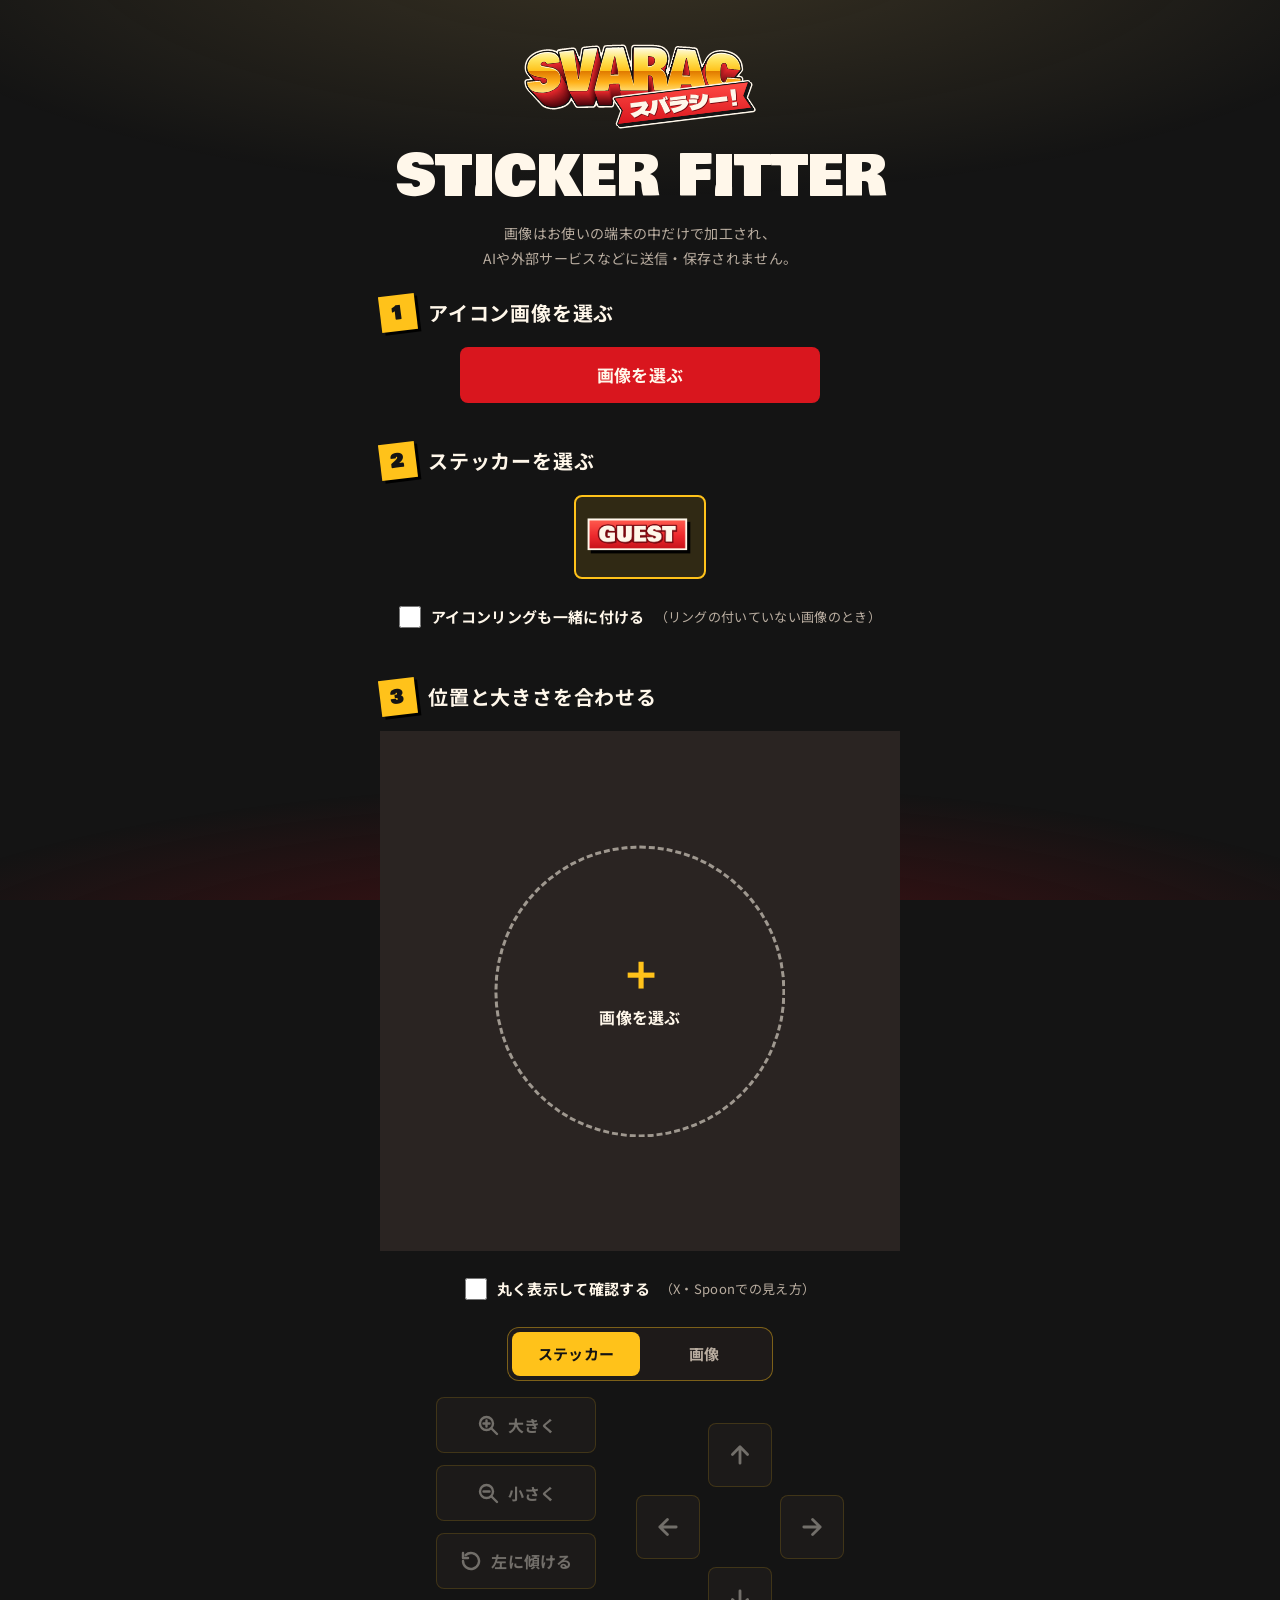
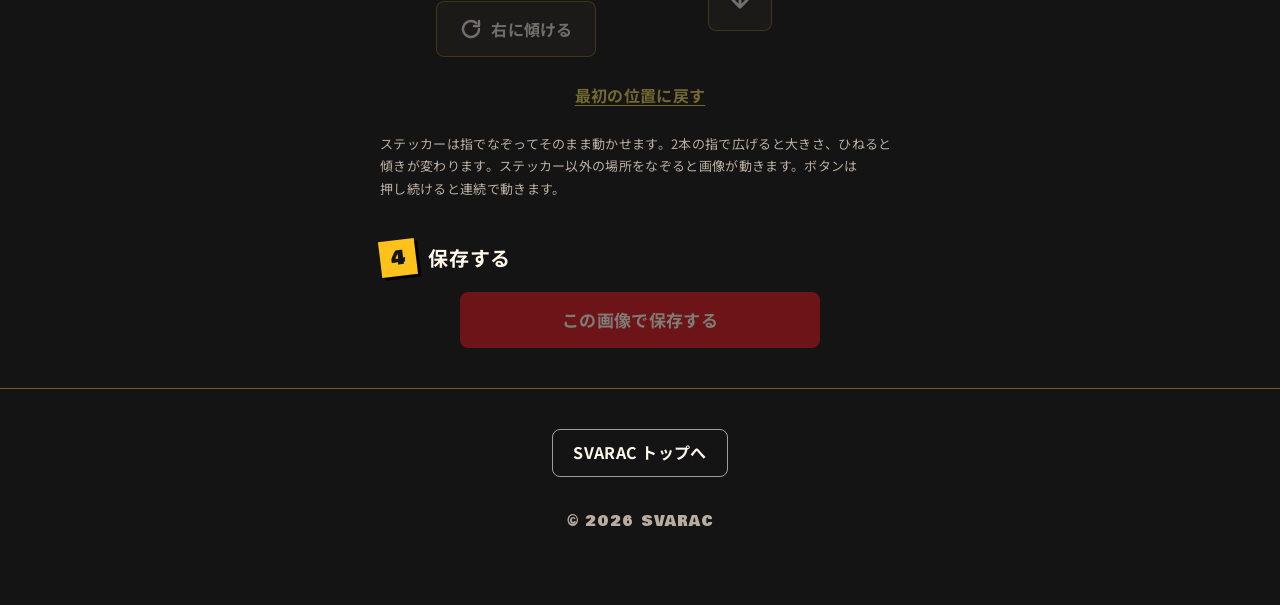
<file: sticker/index.html>
<!doctype html>
<html lang="ja">
<head>
<meta charset="utf-8">
<meta name="viewport" content="width=device-width, initial-scale=1, viewport-fit=cover">
<title>STICKER FITTER｜SVARAC（スバラシー）</title>
<!-- internal page: kept out of search results and not linked from the site -->
<meta name="robots" content="noindex, nofollow">
<meta name="theme-color" content="#141414">
<link rel="icon" type="image/png" sizes="32x32" href="../assets/img/favicon-32.png">
<link rel="apple-touch-icon" href="../assets/img/apple-touch-icon.png">
<link rel="preconnect" href="https://fonts.googleapis.com">
<link rel="preconnect" href="https://fonts.gstatic.com" crossorigin>
<link href="https://fonts.googleapis.com/css2?family=Bowlby+One&family=Dela+Gothic+One&family=Noto+Sans+JP:wght@400;700&display=swap" rel="stylesheet">
<link rel="stylesheet" href="sticker.css?v=1">
</head>
<body>

<header class="head">
  <a class="head__logo" href="../"><img src="../assets/img/logo_full.svg" alt="SVARAC スバラシー！ トップへ" width="1309" height="507"></a>
  <h1 class="head__title">STICKER FITTER</h1>
  <p class="head__lead"><span class="nw">画像はお使いの端末の中だけで加工され、</span><span class="nw">AIや外部サービスなどに</span><span class="nw">送信・保存されません。</span></p>
</header>

<main class="main" id="app">

  <!-- 1. choose -->
  <section class="step" aria-labelledby="s1-h">
    <h2 class="step__h" id="s1-h"><span class="step__no">1</span>アイコン画像を選ぶ</h2>
    <label class="btn btn--lg btn--red pick">
      <input type="file" id="file" accept="image/*" class="sr">
      <span id="pick-text">画像を選ぶ</span>
    </label>
    <p class="err" id="err" role="alert" hidden></p>
  </section>

  <!-- 2. which sticker -->
  <section class="step" aria-labelledby="s2-h">
    <h2 class="step__h" id="s2-h"><span class="step__no">2</span>ステッカーを選ぶ</h2>
    <ul class="kinds" role="radiogroup" aria-labelledby="s2-h">
      <li class="kind"><input type="radio" name="kind" id="k-guest" value="guest" checked><label for="k-guest"><img src="img/guest.png" alt="GUEST" width="1212" height="450"></label></li>
      <li class="kind" data-secret hidden><input type="radio" name="kind" id="k-crew" value="crew"><label for="k-crew"><img src="img/crew.png" alt="CREW" width="1110" height="450"></label></li>
      <li class="kind" data-secret hidden><input type="radio" name="kind" id="k-mc" value="mc"><label for="k-mc"><img src="img/mc.png" alt="MC" width="780" height="450"></label></li>
    </ul>
    <label class="with-ring"><input type="checkbox" id="with-ring">アイコンリングも一緒に付ける<span class="with-ring__sub">（リングの付いていない画像のとき）</span></label>
  </section>

  <!-- 3. adjust -->
  <section class="step" aria-labelledby="s3-h">
    <h2 class="step__h" id="s3-h"><span class="step__no">3</span>位置と大きさを合わせる</h2>
    <div class="stage" id="stage">
      <canvas id="view" width="1080" height="1080" aria-label="ステッカーを付けたアイコンのプレビュー" role="img"></canvas>
      <button type="button" class="stage__empty" id="empty">
        <span class="stage__plus" aria-hidden="true">＋</span>
        <span>画像を選ぶ</span>
      </button>
    </div>
    <label class="round"><input type="checkbox" id="round">丸く表示して確認する<span class="round__sub">（X・Spoonでの見え方）</span></label>

    <div class="seg" role="radiogroup" aria-label="ボタンで動かすもの">
      <input type="radio" name="target" id="t-sticker" value="sticker" checked><label for="t-sticker">ステッカー</label>
      <input type="radio" name="target" id="t-photo" value="photo"><label for="t-photo">画像</label>
    </div>

    <div class="pad" id="pad" aria-label="位置と大きさの調整">
      <div class="pad__side">
        <div class="pad__zoom">
          <button type="button" class="ctl" data-act="in"><svg viewBox="0 0 24 24" aria-hidden="true"><circle cx="10.5" cy="10.5" r="6.5"/><path d="M15.5 15.5L21 21M10.5 7.5v6M7.5 10.5h6"/></svg>大きく</button>
          <button type="button" class="ctl" data-act="out"><svg viewBox="0 0 24 24" aria-hidden="true"><circle cx="10.5" cy="10.5" r="6.5"/><path d="M15.5 15.5L21 21M7.5 10.5h6"/></svg>小さく</button>
        </div>
        <div class="pad__tilt" id="tilt">
          <button type="button" class="ctl" data-act="ccw"><svg viewBox="0 0 24 24" aria-hidden="true"><path d="M4 12a8 8 0 1 0 2.6-5.9"/><path d="M4 4v5h5"/></svg>左に傾ける</button>
          <button type="button" class="ctl" data-act="cw"><svg viewBox="0 0 24 24" aria-hidden="true"><path d="M20 12a8 8 0 1 1-2.6-5.9"/><path d="M20 4v5h-5"/></svg>右に傾ける</button>
        </div>
      </div>
      <div class="pad__move">
        <button type="button" class="ctl ctl--arrow" data-act="up" aria-label="上へ"><svg viewBox="0 0 24 24" aria-hidden="true"><path d="M12 19V5M5.5 11.5L12 5l6.5 6.5"/></svg></button>
        <button type="button" class="ctl ctl--arrow" data-act="left" aria-label="左へ"><svg viewBox="0 0 24 24" aria-hidden="true"><path d="M19 12H5M11.5 5.5L5 12l6.5 6.5"/></svg></button>
        <button type="button" class="ctl ctl--arrow" data-act="right" aria-label="右へ"><svg viewBox="0 0 24 24" aria-hidden="true"><path d="M5 12h14M12.5 5.5L19 12l-6.5 6.5"/></svg></button>
        <button type="button" class="ctl ctl--arrow" data-act="down" aria-label="下へ"><svg viewBox="0 0 24 24" aria-hidden="true"><path d="M12 5v14M5.5 12.5L12 19l6.5-6.5"/></svg></button>
      </div>
      <button type="button" class="reset" data-act="reset">最初の位置に戻す</button>
    </div>
    <p class="note">ステッカーは指でなぞってそのまま動かせます。2本の指で広げると大きさ、ひねると傾きが変わります。ステッカー以外の場所をなぞると画像が動きます。ボタンは押し続けると連続で動きます。</p>
  </section>

  <!-- 4. save -->
  <section class="step" aria-labelledby="s4-h">
    <h2 class="step__h" id="s4-h"><span class="step__no">4</span>保存する</h2>
    <button type="button" class="btn btn--lg btn--red save" id="save">この画像で保存する</button>
    <div class="result" id="result" hidden tabindex="-1">
      <p class="result__how" id="how"></p>
      <img id="out" alt="ステッカーを付けたアイコン（完成画像）" width="1080" height="1080">
      <div class="result__btns">
        <button type="button" class="btn btn--lg btn--red" id="share" hidden>写真に保存・共有する</button>
        <a class="btn btn--lg btn--line" id="dl" download="svarac_icon.jpg">ダウンロード</a>
        <a class="btn btn--lg btn--line" id="open" target="_blank" rel="noopener">画像だけを別のタブで開く</a>
      </div>
      <p class="note">うまく保存できないときは、X や LINE のアプリ内ではなく、Safari や Chrome でこのページを開き直してお試しください。</p>
    </div>
  </section>

</main>

<footer class="foot">
  <a class="btn btn--line foot__top" href="../">SVARAC トップへ</a>
  <p class="foot__copy" id="secret">© 2026 SVARAC</p>
</footer>

<p class="toast" id="toast" role="status" aria-live="polite"></p>

<div class="boot-fail" id="boot-fail" hidden>
  <p><b>このブラウザでは、うまく動きませんでした。</b></p>
  <p>Safari や Chrome の最新版で開き直してお試しください。</p>
</div>
<noscript><div class="boot-fail"><p>このページを使うには JavaScript を有効にしてください。</p></div></noscript>
<script>
  window.addEventListener('load', function () {
    setTimeout(function () { if (!window.STICKER_OK) { var d = document.getElementById('boot-fail'); if (d) d.hidden = false; } }, 300);
  });
</script>
<script src="sticker.js?v=1"></script>
</body>
</html>
</file>
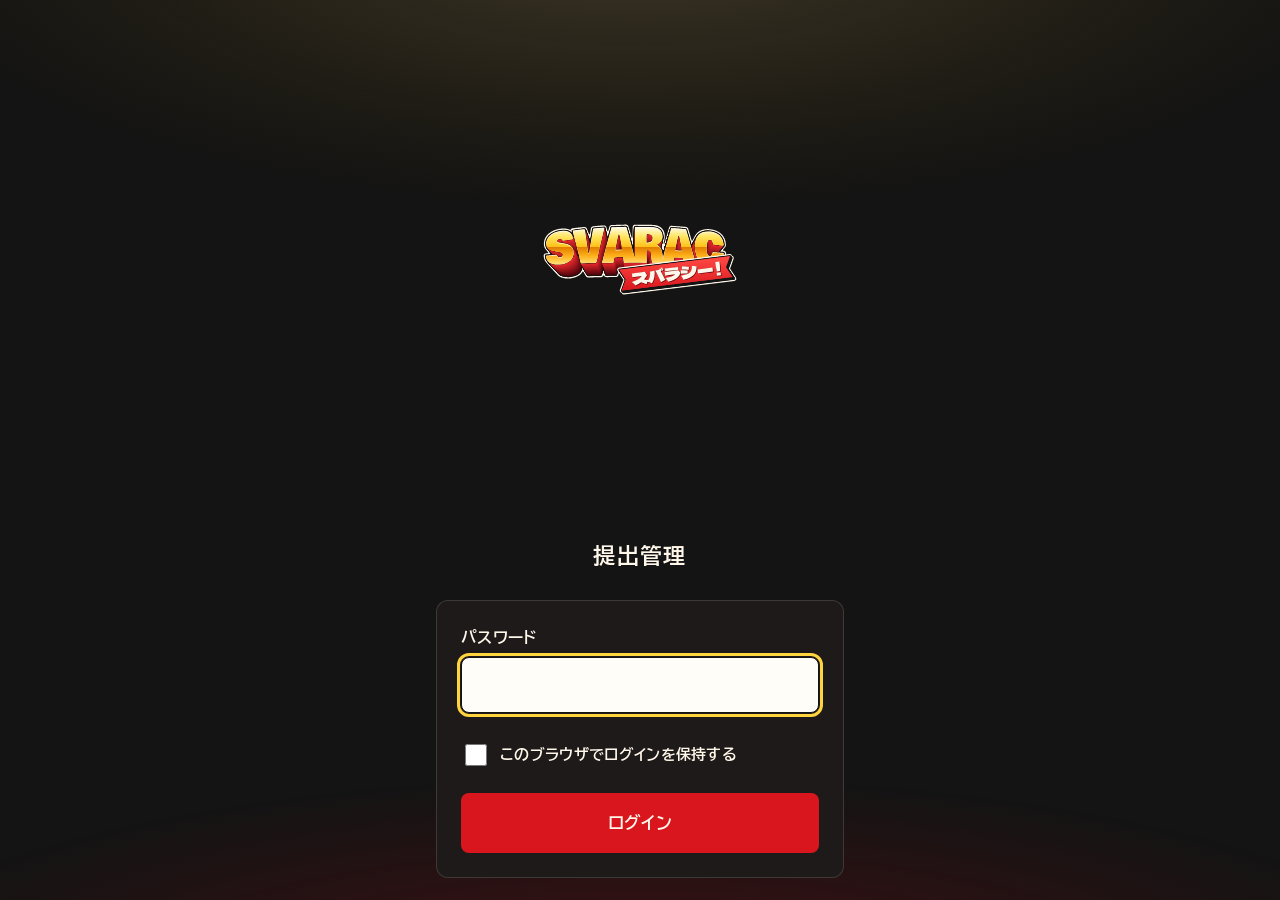
<file: entry/admin/index.html>
<!doctype html>
<html lang="ja">
<head>
<meta charset="utf-8">
<meta name="viewport" content="width=device-width, initial-scale=1, viewport-fit=cover">
<title>提出管理｜SVARAC（スバラシー）</title>
<meta name="robots" content="noindex,nofollow">
<meta name="theme-color" content="#141414">
<link rel="icon" type="image/png" sizes="32x32" href="../assets/img/favicon-32.png">
<link rel="preconnect" href="https://fonts.googleapis.com">
<link rel="preconnect" href="https://fonts.gstatic.com" crossorigin>
<link href="https://fonts.googleapis.com/css2?family=BIZ+UDPGothic:wght@400;700&display=swap" rel="stylesheet">
<link rel="stylesheet" href="../assets/entry.css?v=13">
<link rel="stylesheet" href="admin.css?v=14">
</head>
<body>
<div id="app"></div>
<script src="vendor/jszip.min.js?v=3.10.1"></script>
<script src="../config.js?v=13"></script>
<script src="../assets/common.js?v=13"></script>
<script src="../assets/forms.js?v=13"></script>
<script src="admin_jingle.js?v=1"></script>
<script src="admin.js?v=14"></script>
</body>
</html>
</file>
<file: assets/css/style.css>
/* SVARAC（スバラシー） — landing page.
   Brand (colour, logo, display type): SVARAC design system — black, gold and red, golden-time.
   UI rules (body type, type scale, spacing, buttons, links, focus, target size): デジタル庁デザインシステム (DADS). */
:root{
  --red:#EE2A2E; --red-hi:#FF4B45; --red-lo:#D9161E; --red-press:#B80F1B; --red-deep:#7A0910;
  --gold:#FFC21A; --gold-hi:#FFE45C; --ink:#141414; --cream:#FFF7EA; --stage:#2A070B;
  --raised:#1E1A19; --muted:#B9ADA0; --rule:rgba(255,194,26,.42); --rule-soft:rgba(255,247,234,.12);
  --chrome:linear-gradient(180deg,#FFFBE0 0%,#FFE45C 25%,#FFC21A 50%,#E07A00 51%,#FFB11A 75%,#FFE88A 100%);
  --focus-yellow:#FFD43D;
  --f-display:"Dela Gothic One","Noto Sans JP",sans-serif;
  --f-latin:"Bowlby One","Dela Gothic One",sans-serif;
  --f-body:"Noto Sans JP",sans-serif;
  --s1:8px; --s2:16px; --s3:24px; --s4:40px; --s5:64px; --s6:104px; --s7:168px;   /* 8px base (DADS) */
  --pad:clamp(24px,6vw,80px); --max:1040px; --radius-ui:8px;
}
*{box-sizing:border-box}
html{-webkit-text-size-adjust:100%}
body{margin:0;background:var(--ink);color:var(--cream);font-family:var(--f-body);font-weight:400;font-size:1rem;line-height:1.75;letter-spacing:.02em;overflow-x:clip}
img{display:block;max-width:100%}
p{margin:0;word-break:auto-phrase}
.nw{display:inline-block}
.sr{position:absolute;width:1px;height:1px;overflow:hidden;clip:rect(0 0 0 0);white-space:nowrap}
[hidden]{display:none !important}

/* DADS focus indicator */
:focus-visible{outline:4px solid #000;outline-offset:2px;box-shadow:0 0 0 2px var(--focus-yellow)}
a:focus-visible{border-radius:4px}
.skip{position:absolute;left:var(--s2);top:-100px;z-index:100;padding:var(--s1) var(--s2);background:var(--cream);color:var(--ink);font-weight:700}
.skip:focus{top:var(--s2)}

/* gold, the way the logo's chrome is gold */
.gold{background:linear-gradient(105deg,rgba(255,255,255,0) 40%,rgba(255,255,255,.85) 50%,rgba(255,255,255,0) 60%) var(--sx,130%) 0/260% 100% no-repeat,var(--chrome);
  -webkit-background-clip:text;background-clip:text;color:transparent;animation:gold-sheen 6s 1.4s ease-in-out infinite}
@keyframes gold-sheen{0%,70%{background-position:130% 0,0 0}100%{background-position:-30% 0,0 0}}

/* ---------- DADS buttons in brand colours ---------- */
.btn{display:inline-flex;align-items:center;justify-content:center;gap:4px;max-width:100%;
  font-family:var(--f-body);font-weight:700;font-size:1rem;line-height:1;letter-spacing:.02em;text-decoration:none;text-underline-offset:3px;cursor:pointer;border-radius:var(--radius-ui)}
.btn--lg{min-width:136px;min-height:56px;padding:12px 20px}
.btn--sm{position:relative;min-width:72px;min-height:36px;padding:2px 12px;border-radius:6px;font-size:.875rem}
.btn--sm::after{content:"";position:absolute;inset:0;margin:auto;height:44px}
.btn--icon{width:48px;height:48px;padding:0;border:1px solid var(--rule);background:transparent;color:var(--cream);font-size:1.75rem;line-height:1}
.btn--red{background:var(--red-lo);color:var(--cream);border:4px double transparent}
.btn--line{background:transparent;color:var(--cream);border:1px solid rgba(255,247,234,.6)}
@media (hover:hover){
  .btn:hover{text-decoration:underline;text-decoration-thickness:1px}
  .btn--red:hover{background:var(--red-press)}
  .btn--line:hover,.btn--icon:hover{background:rgba(255,247,234,.08)}
}

/* ---------- menu: the single-colour logo is the button ---------- */
.menu-btn{position:fixed;top:var(--s2);right:var(--s2);z-index:60;display:flex;align-items:center;gap:10px;min-height:48px;padding:0 14px 0 16px;
  background:rgba(20,20,20,.88);-webkit-backdrop-filter:blur(6px);backdrop-filter:blur(6px);color:var(--cream);border:1px solid var(--rule);border-radius:var(--radius-ui);cursor:pointer;
  font:700 .875rem/1 var(--f-body);letter-spacing:.02em;
  opacity:var(--mb-o,0);transform:translateY(calc((1 - var(--mb-o,0)) * -12px));visibility:hidden}
.is-docked .menu-btn{visibility:visible}
.menu-btn img{width:72px;height:auto}
.menu-btn__label{padding-left:10px;border-left:1px solid var(--rule)}
.menu-open .menu-btn__label{font-size:0}
.menu-open .menu-btn__label::after{content:"閉じる";font-size:.875rem}
@media (hover:hover){.menu-btn:hover .menu-btn__label{text-decoration:underline}}
.menu{position:fixed;inset:0;z-index:55;background:var(--ink);overflow-y:auto;
  clip-path:circle(var(--menu-r,0px) at calc(100% - 60px) 40px);transition:clip-path .45s cubic-bezier(.7,0,.2,1)}
.menu__in{min-height:100%;display:flex;flex-direction:column;justify-content:center;gap:var(--s4);padding:var(--s6) var(--pad) var(--s5);width:min(100%, 720px);margin:0 auto}
.menu__next{font-weight:700;color:var(--muted)}
.menu__next b{font-family:var(--f-latin);font-weight:400;color:var(--gold);margin:0 .2em;letter-spacing:.02em}
.menu__list{list-style:none;margin:0;padding:0;border-top:1px solid var(--rule)}
.menu__list a{display:block;padding:18px 0;border-bottom:1px solid var(--rule-soft);color:var(--cream);text-decoration:none;font-family:var(--f-display);font-size:1.5rem;line-height:1.4}
@media (hover:hover){.menu__list a:hover{color:var(--gold);text-decoration:underline;text-decoration-thickness:1px;text-underline-offset:6px}}
.menu__links{display:flex;gap:var(--s1)}

/* ---------- scroll progress: the emblem fills with gold ---------- */
.progress{position:fixed;right:var(--s2);bottom:var(--s2);z-index:40;width:56px;height:56px;border-radius:50%;display:grid;place-items:center;
  background:rgba(20,20,20,.88);-webkit-backdrop-filter:blur(6px);backdrop-filter:blur(6px);border:1px solid var(--rule);
  opacity:0;visibility:hidden;transition:opacity .3s,visibility 0s .3s}
.is-docked .progress{opacity:1;visibility:visible;transition:opacity .3s}
.progress svg{display:block;width:16px;height:auto}
@media (hover:hover){.progress:hover{border-color:var(--gold)}}

/* ---------- the logo, built from letters ---------- */
.logo{position:relative;margin:0;aspect-ratio:1309/507}
.logo img{position:absolute;inset:0;width:100%;height:100%}
.logo__letters img{opacity:0}
.logo__word{opacity:0}
.logo__tape{opacity:0;transform-origin:67.9% 67.9%}
.logo__sheen{position:absolute;inset:0;pointer-events:none;-webkit-mask:url(../img/logo_full.svg) 0 0/100% 100% no-repeat;mask:url(../img/logo_full.svg) 0 0/100% 100% no-repeat;
  background:linear-gradient(105deg,rgba(255,255,255,0) 42%,rgba(255,255,255,.75) 50%,rgba(255,255,255,0) 58%) 130% 0/260% 100% no-repeat}
.logo.is-on .logo__letters img{animation:letter .42s cubic-bezier(.5,0,.75,0) both, letter-out .01s 1.15s forwards}
.logo.is-on .logo__letters img:nth-child(2){animation-delay:.09s,1.15s}
.logo.is-on .logo__letters img:nth-child(3){animation-delay:.18s,1.15s}
.logo.is-on .logo__letters img:nth-child(4){animation-delay:.27s,1.15s}
.logo.is-on .logo__letters img:nth-child(5){animation-delay:.36s,1.15s}
.logo.is-on .logo__letters img:nth-child(6){animation-delay:.45s,1.15s}
.logo.is-on .logo__word{animation:show .01s 1.15s forwards}
.logo.is-on .logo__tape{animation:slap .5s 1.05s both}
.logo.is-on .logo__sheen{animation:sheen 7s 1.7s ease-in-out infinite}
@keyframes letter{0%{opacity:0;transform:translateY(-6%) scale(2.2) rotate(-6deg)}60%{opacity:1}72%{transform:none}84%{transform:scale(.96,1.04)}100%{opacity:1;transform:none}}
@keyframes letter-out{to{opacity:0;visibility:hidden}}
@keyframes show{to{opacity:1}}
@keyframes slap{0%{opacity:0;transform:scale(2.1) rotate(14deg)}35%{opacity:1;transform:none}60%{transform:scale(1.06)}100%{opacity:1;transform:none}}
@keyframes sheen{0%,72%{background-position:130% 0}100%{background-position:-30% 0}}

/* ---------- hero: a title card under the studio lights ---------- */
.hero{height:150vh;position:relative}
.hero__stage{position:sticky;top:0;height:100vh;height:100svh;overflow:hidden;display:flex;flex-direction:column;align-items:center;justify-content:center;
  background:radial-gradient(ellipse 70% 52% at 50% -6%, rgba(255,214,120,.22), rgba(255,194,26,.05) 55%, transparent 75%), var(--ink)}
/* the red floor light dims as the title card leaves, so the stage never shows a hard edge */
.hero__stage::before{content:"";position:absolute;inset:0;z-index:-1;pointer-events:none;opacity:var(--lead-o,1);
  background:radial-gradient(ellipse 90% 40% at 50% 112%, rgba(122,9,16,.55), transparent 70%)}
/* the first section rises over the end of the title card instead of leaving an empty screen */
main{position:relative;z-index:1}
.hero + main > .sec:first-child{margin-top:-55vh}
.hero__frame{position:absolute;inset:var(--s2);border:1px solid var(--rule);pointer-events:none;opacity:var(--lead-o,1)}
.hero__frame::after{content:"";position:absolute;inset:6px;border:1px solid var(--rule-soft)}
.hero__logo{width:min(80vw,640px);transform-origin:0 0;will-change:transform,opacity}
/* the sheen rests while the title is on the move */
.is-moving .hero__logo .logo__sheen{animation-play-state:paused;visibility:hidden}
.hero__lead{margin-top:var(--s4);font-weight:700;font-size:1rem;line-height:1.7;letter-spacing:.16em;opacity:var(--lead-o,1)}
.hero__next{margin-top:var(--s2);display:flex;align-items:baseline;gap:.4em;font-weight:700;font-size:1rem;color:var(--muted);opacity:var(--lead-o,1)}
.hero__next b{font-family:var(--f-latin);font-weight:400;font-size:1.5rem;letter-spacing:.02em}
.hero__cue{position:absolute;left:50%;bottom:var(--s4);transform:translateX(-50%);display:flex;flex-direction:column;align-items:center;gap:var(--s1);
  font-size:.875rem;font-weight:700;color:var(--muted);opacity:var(--lead-o,1)}
.hero__cue::after{content:"";width:1px;height:40px;background:linear-gradient(var(--gold),transparent);animation:cue 1.8s ease-in-out infinite}
@keyframes cue{0%{transform:scaleY(0);transform-origin:top}50%{transform:scaleY(1);transform-origin:top}51%{transform-origin:bottom}100%{transform:scaleY(0);transform-origin:bottom}}

/* ---------- scroll-driven: the browser itself ties the title card's flight to the scroll position ---------- */
.sda .hero__logo{animation:logo-fly linear both,logo-fade linear both;animation-timeline:scroll(root),scroll(root);
  animation-range:0px calc(var(--run,50vh) * .92),calc(var(--run,50vh) * .84) calc(var(--run,50vh) * .96)}
.sda .hero__lead,.sda .hero__next,.sda .hero__cue,.sda .hero__frame,.sda .hero__stage::before{animation:fade-out linear both;animation-timeline:scroll(root);animation-range:0px calc(var(--run,50vh) * .3)}
.sda .menu-btn{animation:mb-in linear both;animation-timeline:scroll(root);animation-range:calc(var(--run,50vh) * .84) calc(var(--run,50vh) * .96)}
@keyframes logo-fly{from{transform:translate3d(0,0,0) scale(1);animation-timing-function:cubic-bezier(.65,0,.35,1)}to{transform:translate3d(var(--lg-dx,0px),var(--lg-dy,0px),0) scale(var(--lg-ds,1))}}
@keyframes logo-fade{from{opacity:1}to{opacity:0}}
@keyframes fade-out{from{opacity:1}to{opacity:0}}
@keyframes mb-in{from{opacity:0;transform:translateY(-12px)}to{opacity:1;transform:none}}

/* ---------- sections: one column, gold rules ---------- */
.sec{width:min(100% - 2*var(--pad), var(--max));margin:0 auto;padding-top:var(--s7)}
.sec__head{display:flex;align-items:center;gap:12px;margin-bottom:var(--s5)}
.sec__head img{width:18px;height:auto;flex:none;transform:rotate(-9deg) scale(var(--em-s,0));transition:transform .5s cubic-bezier(.3,1.6,.5,1)}
.sec__head h2{margin:0;flex:none;font-family:var(--f-display);font-weight:400;font-size:1.5rem;line-height:1.5;letter-spacing:.02em}
.sec__rule{flex:1;height:1px;background:var(--rule);transform-origin:0 50%;transform:scaleX(var(--rl,0));transition:transform .9s cubic-bezier(.2,.7,.2,1)}
.sec__tools{display:none;gap:var(--s1);flex:none}
@media (hover:hover) and (min-width:760px){.is-scrollable .sec__tools{display:flex}}
.sec.is-in .sec__head img{--em-s:1}
.sec.is-in .sec__rule{--rl:1}

/* ---------- next ---------- */
.next{display:grid;gap:var(--s5)}
@media (min-width:880px){.next{grid-template-columns:minmax(0,5fr) minmax(0,6fr);column-gap:var(--s6);align-items:start}}
.next__no{font-weight:700;color:var(--muted)}
.next__date{margin-top:var(--s1);display:flex;align-items:baseline;flex-wrap:wrap;gap:0 .25em}
.next__md{font-family:var(--f-latin);font-size:2.8125rem;line-height:1.15;letter-spacing:.01em}
.next__dow{font-family:var(--f-display);font-size:1.5rem;line-height:1.4}
.next__time{margin-top:4px;font-family:var(--f-latin);font-size:1.5rem;line-height:1.4;letter-spacing:.04em}
@media (min-width:760px){.next__md{font-size:3.5625rem}}
.count{margin-top:var(--s4);padding-top:var(--s3);border-top:1px solid var(--rule)}
.count__lead{font-weight:700;font-size:.875rem;line-height:1.7;color:var(--muted)}
.count__row{margin-top:var(--s1);display:flex;align-items:baseline;gap:var(--s3);font-variant-numeric:tabular-nums}
.count__unit{display:flex;align-items:baseline;gap:4px}
.count__unit b{font-family:var(--f-latin);font-weight:400;font-size:2rem;line-height:1}
.count__unit span{font-weight:700;font-size:.875rem;color:var(--muted)}
.count__unit span{white-space:nowrap}
.next__preview .nw,.ep__preview .nw{max-width:100%}
@media (max-width:420px){.count__row{gap:var(--s2);flex-wrap:wrap;row-gap:var(--s1)}.count__unit b{font-size:1.75rem}}
@media (max-width:350px){.count__row{column-gap:10px}.count__unit b{font-size:1.5rem}}
.onair{margin-top:var(--s4);display:inline-flex;align-items:center;gap:12px;font-family:var(--f-display);font-size:1.25rem;line-height:1.5}
.onair i{width:12px;height:12px;border-radius:50%;background:var(--red);animation:blink 1.2s steps(2) infinite}
@keyframes blink{50%{opacity:.25}}
.next__label{font-weight:700;font-size:.875rem;line-height:1.7;color:var(--muted);margin-bottom:var(--s1)}
.guests__note{margin:0 0 var(--s4);padding:14px 0;border-top:1px solid var(--rule);border-bottom:1px solid var(--rule-soft);font-weight:700;letter-spacing:.08em;color:var(--cream)}
/* the line-up (ゲスト回答者, 出題者・CMゲスト): full-width rolls of icon + name tiles under the next stream */
.lineup{grid-column:1/-1;display:grid;gap:var(--s4)}
.roll{margin:0}
.roll .guests__note{margin:0}
.roll__count{margin-left:.6em;color:var(--gold);letter-spacing:.04em}
.cast{list-style:none;margin:0;padding:var(--s3) 0 0;border-top:1px solid var(--rule);display:grid;grid-template-columns:repeat(auto-fill,minmax(76px,1fr));gap:var(--s3) 8px}
.cast{--face:52px}
.cast__item{position:relative;display:flex;flex-direction:column;align-items:center;gap:8px;min-width:0;text-align:center}
.cast__tag{position:absolute;left:50%;top:calc(var(--face) - 9px);transform:translateX(-50%);padding:2px 7px 1px;border-radius:999px;background:var(--red-lo);color:var(--cream);
  font-family:var(--f-latin);font-size:.6875rem;line-height:1.2;letter-spacing:.08em;box-shadow:0 0 0 2px var(--ink)}
.cast__face{width:var(--face);height:var(--face);border-radius:50%;overflow:hidden;display:grid;place-items:center;background:var(--raised);
  box-shadow:0 0 0 1px var(--gold),0 0 0 3px var(--ink),0 0 0 4px var(--rule);font-family:var(--f-display);font-size:1.125rem}
.cast__face img{width:100%;height:100%;object-fit:cover}
.cast__name{max-width:100%;font-size:.75rem;line-height:1.4;color:rgba(255,247,234,.88);overflow-wrap:anywhere}
@media (min-width:760px){.cast{--face:60px;grid-template-columns:repeat(auto-fill,minmax(92px,1fr));column-gap:var(--s2)}.cast__face{font-size:1.25rem}.cast__name{font-size:.8125rem}}
.links{display:inline-flex;gap:var(--s1)}
.next__preview{white-space:pre-line;margin-bottom:var(--s4);line-height:1.75;max-width:34em;color:rgba(255,247,234,.88)}
.btns{display:flex;flex-wrap:wrap;gap:var(--s2)}
.soon__mark{font-family:var(--f-latin);font-size:2.8125rem;line-height:1.15}
.soon__mark span{display:inline-block}
.soon p{margin-top:var(--s2);max-width:22em;color:rgba(255,247,234,.88)}

/* ---------- about ---------- */
.about__copy{font-family:var(--f-display);font-size:2rem;line-height:1.25;letter-spacing:.01em}
@media (min-width:760px){.about__copy{font-size:2.8125rem;line-height:1.2}}
.about__text{margin-top:var(--s4);max-width:54em;color:rgba(255,247,234,.88);line-height:1.9}
.about__text p{margin:0}
.about__text p + p{margin-top:var(--s3)}

/* ---------- staff ---------- */
.sec__head .sec__tools .btn--icon span{transform:translateY(-2px)}
.staff{margin:0 calc(-1 * var(--pad));padding:var(--s1) var(--pad) var(--s3);overflow-x:auto;scroll-snap-type:x mandatory;scroll-padding-inline:var(--pad);scrollbar-width:none}
.staff::-webkit-scrollbar{display:none}
@media (min-width:1200px){.staff{margin:0;padding-inline:0;scroll-padding-inline:0}}
.staff__track{list-style:none;margin:0;padding:0;display:flex;gap:var(--s4);width:max-content}
.member{flex:none;width:168px;scroll-snap-align:start;display:flex;flex-direction:column;align-items:center;text-align:center}
.member__photo{width:120px;height:120px;border-radius:50%;overflow:hidden;background:var(--raised);box-shadow:0 0 0 1px var(--gold),0 0 0 5px var(--ink),0 0 0 6px var(--rule);
  display:grid;place-items:center;font-family:var(--f-display);font-size:2.5rem}
.member__photo img{width:100%;height:100%;object-fit:cover}
.member__name{margin:var(--s3) 0 0;font-weight:700;font-size:1.125rem;line-height:1.6}
.member__role{margin:0 0 var(--s2);font-size:.875rem;line-height:1.7;color:var(--muted)}
.member__kana{margin-left:2px;font-size:.75em;font-weight:700;color:var(--muted)}
/* phones: cards narrow enough that the next person peeks in from the edge, and the edge fades while there is more to see */
@media (max-width:759px){
  .staff__track{gap:var(--s2)}
  .member{width:clamp(116px,36vw,168px)}
  .member__photo{width:min(120px,calc(100% - 12px));height:auto;aspect-ratio:1}
  .member .links{gap:6px}
  .member .btn--sm{min-width:44px;padding:2px 10px}
  @media (max-width:340px){.member .links{gap:4px}.member .btn--sm{padding:2px 8px}}
  .is-scrollable:not(.at-end) > .staff{-webkit-mask-image:linear-gradient(90deg,#000 calc(100% - 24px),transparent);mask-image:linear-gradient(90deg,#000 calc(100% - 24px),transparent)}
}

/* ---------- contents: banners, side by side ---------- */
.banners{display:grid;grid-template-columns:repeat(2,minmax(0,1fr));gap:var(--s2);max-width:760px}
.banners__promos{display:contents}
.banners__promos[hidden]{display:none}
.banner{display:flex;flex-direction:column;min-width:0;padding:0;margin:0;border:1px solid var(--rule);border-radius:var(--radius-ui);overflow:hidden;
  background:var(--raised);color:var(--cream);font:inherit;text-align:left;text-decoration:none;cursor:pointer;
  transition:transform .25s cubic-bezier(.2,1,.3,1),border-color .2s,box-shadow .25s}
.banner__art{position:relative;display:grid;place-items:center;aspect-ratio:16/10;overflow:hidden}
.banner__art img{position:absolute;inset:0;width:100%;height:100%;padding:7% 8%;box-sizing:border-box;object-fit:contain;transition:transform .35s cubic-bezier(.2,1,.3,1)}
.banner--promo .banner__art{background:radial-gradient(120% 95% at 50% 25%,#8E2232 0,#5F1622 55%,#360910 100%)}
.banner--promo .banner__art::after{content:"";position:absolute;inset:8px;border:1px solid rgba(255,194,26,.45);border-radius:4px;pointer-events:none}
.banner--ring .banner__art{background:radial-gradient(ellipse 80% 60% at 50% -5%,rgba(255,214,120,.28),transparent 70%),radial-gradient(ellipse 90% 60% at 50% 115%,rgba(122,9,16,.75),transparent 70%),var(--ink)}
.banner--ring .banner__art img{padding:5%}
.banner--jingle .banner__art{background:radial-gradient(ellipse 70% 62% at 50% 34%,rgba(255,214,120,.24),transparent 72%),radial-gradient(ellipse 95% 70% at 50% 112%,rgba(217,22,30,.6),transparent 70%),var(--ink)}
.banner--jingle .banner__art img{padding:6% 8%}
#jingle .next__label{margin-bottom:var(--s2)}
.banner__body{flex:1;display:flex;flex-direction:column;align-items:flex-start;gap:4px;padding:12px 14px 14px}
.banner__tag{padding:3px 8px 2px;border-radius:4px;background:var(--gold);color:var(--ink);font-weight:700;font-size:.75rem;line-height:1.4;letter-spacing:.06em}
.banner--promo .banner__tag{background:var(--red-lo);color:var(--cream)}
.banner__when{font-size:.8125rem;line-height:1.5;color:var(--muted)}
.banner__when b{font-family:var(--f-latin);font-weight:400;font-size:1.0625rem;letter-spacing:.02em;margin-right:1px}
.banner__title{font-weight:700;font-size:1rem;line-height:1.5}
.banner__by{font-size:.75rem;line-height:1.5;color:var(--muted)}
.banner__more{margin-top:auto;padding-top:8px;font-weight:700;font-size:.8125rem;letter-spacing:.06em;color:var(--gold)}
.banner__arrow{display:inline-block;margin-left:.5em;transition:transform .2s}
@media (hover:hover){
  .banner:hover{border-color:var(--gold);transform:translateY(-3px);box-shadow:0 12px 28px rgba(0,0,0,.45)}
  .banner:hover .banner__art img{transform:scale(1.04)}
  .banner:hover .banner__arrow{transform:translateX(4px)}
  .banner:hover .banner__more{text-decoration:underline;text-underline-offset:4px;text-decoration-thickness:1px}
}
@media (min-width:760px){.banners{gap:var(--s3)}.banner__body{padding:16px 18px 18px}.banner__title{font-size:1.0625rem}}
@media (max-width:380px){.banner__body{padding:10px 10px 12px}.banner__title{font-size:.875rem}.banner__when b{font-size:.9375rem}}

/* the flyer pops up over the page */
.flyer{width:min(92vw,480px);max-width:none;max-height:none;padding:0;border:0;background:transparent;color:var(--cream);overflow:visible}
.flyer::backdrop{background:rgba(10,6,7,.88);-webkit-backdrop-filter:blur(4px);backdrop-filter:blur(4px)}
.flyer__in{position:relative;display:flex;flex-direction:column;align-items:center;gap:var(--s2)}
.flyer[open] .flyer__in{animation:flyer-in .4s cubic-bezier(.2,1,.3,1) both}
@keyframes flyer-in{from{opacity:0;transform:translateY(16px) scale(.97)}to{opacity:1;transform:none}}
.flyer__img{display:block;width:auto;max-width:100%;max-height:calc(100dvh - 150px);border-radius:var(--radius-ui);box-shadow:0 24px 64px rgba(0,0,0,.6)}
.flyer__link{width:100%;max-width:420px}
.flyer__close{position:absolute;top:-14px;right:-10px;z-index:1;width:48px;height:48px;display:grid;place-items:center;border-radius:50%;
  border:1px solid var(--rule);background:var(--ink);color:var(--cream);cursor:pointer}
.flyer__close svg{width:22px;height:22px;fill:none;stroke:currentColor;stroke-width:2.4;stroke-linecap:round}
html.is-modal{overflow:hidden}
@media (prefers-reduced-motion:reduce){.banner,.banner__art img,.banner__arrow{transition:none}.flyer[open] .flyer__in{animation:none}}

/* ---------- archive: a timeline that draws itself ---------- */
.timeline{position:relative;padding-left:var(--s4)}
.timeline__line{position:absolute;left:7px;top:10px;bottom:10px;width:1px;background:var(--rule-soft)}
.timeline__line i{display:block;width:100%;height:100%;background:var(--gold);transform-origin:50% 0;transform:scaleY(0)}
.archive{list-style:none;margin:0;padding:0;display:grid;gap:var(--s5)}
.ep{position:relative}
.ep::before{content:"";position:absolute;left:calc(-1 * var(--s4) + 1px);top:9px;width:13px;height:13px;border-radius:50%;background:var(--ink);border:1px solid var(--gold)}
.ep__head{display:flex;align-items:baseline;gap:var(--s2);flex-wrap:wrap}
.ep__no{font-family:var(--f-latin);font-size:1.5rem;line-height:1.3}
.ep__date{font-family:var(--f-latin);font-size:1rem;line-height:1.6;letter-spacing:.04em}
.ep__date small{font-family:var(--f-body);font-weight:700;font-size:.875rem;margin-left:.2em}
.ep__guests{margin-top:var(--s1);font-weight:700;line-height:1.7}
.ep__quiz{margin-top:2px;font-size:.875rem;line-height:1.7;color:var(--muted)}
.ep__preview{white-space:pre-line;margin-top:4px;line-height:1.75;color:var(--muted);max-width:36em}

/* ---------- share ---------- */
.sec--share{text-align:center;display:flex;flex-direction:column;align-items:center}
.share__tag{margin:0 0 var(--s4);font-weight:400}
.share__tag span{display:inline-block;padding:10px 28px 14px;background:linear-gradient(180deg,var(--red-hi),var(--red-lo));border:3px solid #000;box-shadow:0 0 0 3px var(--cream),8px 8px 0 3px #000;
  font-family:var(--f-display);font-size:2rem;line-height:1.2;color:var(--cream);text-shadow:3px 3px 0 var(--red-deep);
  transform:translateY(var(--tg-y,24px)) scale(var(--tg-s,.9));opacity:var(--tg-o,0);transition:transform .5s cubic-bezier(.3,1.6,.5,1),opacity .3s}
.sec--share.is-in .share__tag span{--tg-y:0;--tg-s:1;--tg-o:1}
@media (min-width:760px){.share__tag span{font-size:2.8125rem}}
.share__text{margin-bottom:var(--s4);color:rgba(255,247,234,.88)}

/* ---------- finale ---------- */
.finale{padding:var(--s7) var(--pad) var(--s6);display:flex;flex-direction:column;align-items:center;
  background:radial-gradient(ellipse 60% 50% at 50% 30%, rgba(255,194,26,.1), transparent 70%)}
.finale__logo{width:min(84vw,760px)}
.finale__lead{margin-top:var(--s4);font-weight:700;letter-spacing:.16em;color:var(--muted)}

/* ---------- footer ---------- */
.foot{padding:var(--s5) var(--s2);border-top:1px solid var(--rule);display:flex;flex-direction:column;align-items:center;gap:var(--s3);text-align:center}
.foot__links{display:flex;gap:var(--s1)}
.foot__copy{font-family:var(--f-latin);font-size:.875rem;letter-spacing:.08em;color:var(--muted)}

/* ---------- reduced motion: everything in place, nothing moving ---------- */
@media (prefers-reduced-motion:reduce){
  *,*::before,*::after{animation:none !important;transition:none !important}
  .hero{height:auto}
  .hero__stage{position:relative;height:auto;min-height:90vh;padding:var(--s6) 0}
  .hero__logo{transform:none;opacity:1}
  .hero + main > .sec:first-child{margin-top:0}
  .logo__word,.logo__tape{opacity:1}
  .logo__letters,.logo__sheen{display:none}
  .menu-btn{opacity:1;transform:none;visibility:visible}
  .sec__head img{transform:rotate(-9deg)}
  .sec__rule{transform:none}
  .share__tag span{transform:none;opacity:1}
  .timeline__line i{transform:none}
  .progress{opacity:1;visibility:visible}
}
</file>
<file: entry/assets/entry.css>
/* SVARAC 出演者提出ページ — brand tokens follow the main site (black, gold, red); UI rules follow DADS. */
:root{
  --red:#EE2A2E; --red-lo:#D9161E; --red-press:#B80F1B; --red-deep:#7A0910;
  --gold:#FFC21A; --gold-hi:#FFE45C; --gold-press:#E0A800;
  --ink:#141414; --cream:#FFF7EA; --raised:#1E1A19; --raised-2:#2A2422; --muted:#B9ADA0;
  --rule:rgba(255,194,26,.42); --rule-soft:rgba(255,247,234,.14);
  --field:#FFFDF8; --field-ink:#141414; --field-line:#8A8079;
  --err:#FF7A73; --ok:#3CC48A; --focus:#FFD43D;
  /* one plain, document-style typeface everywhere (internal page: readability over display type) */
  --f-body:"BIZ UDPGothic","Hiragino Sans","Hiragino Kaku Gothic ProN","Yu Gothic UI","Yu Gothic","Meiryo",sans-serif;
  --f-display:var(--f-body);
  --f-latin:var(--f-body);
  --s1:8px; --s2:16px; --s3:24px; --s4:40px; --s5:64px;
  --radius:12px; --radius-ui:8px; --max:640px;
}
*{box-sizing:border-box}
html{-webkit-text-size-adjust:100%}
body{margin:0;min-height:100vh;min-height:100svh;background:var(--ink);color:var(--cream);font-family:var(--f-body);font-size:1rem;line-height:1.75;letter-spacing:.02em}
body::before{content:"";position:fixed;inset:0;z-index:-1;pointer-events:none;
  background:radial-gradient(ellipse 80% 42% at 50% -8%,rgba(255,214,120,.18),rgba(255,194,26,.04) 55%,transparent 75%),
             radial-gradient(ellipse 90% 34% at 50% 110%,rgba(122,9,16,.45),transparent 70%)}
img{display:block;max-width:100%}
p{margin:0;word-break:auto-phrase}
h1,h2,h3{margin:0;font-weight:700}
button,input,textarea,select{font:inherit;letter-spacing:inherit}
[hidden]{display:none !important}
.sr{position:absolute;width:1px;height:1px;overflow:hidden;clip:rect(0 0 0 0);white-space:nowrap}
:focus-visible{outline:3px solid var(--focus);outline-offset:2px}
a{color:var(--gold-hi);text-underline-offset:3px}
.wrap{width:100%;max-width:var(--max);margin:0 auto;padding:0 16px}

.top__thanks,.big__title,.bar__title,.card__h,.card__h .no,.choice__k,.seg span,.opts .k,.done__msg{font-weight:700}

/* ---------- top ---------- */
.top{min-height:100vh;min-height:100svh;display:flex;flex-direction:column;align-items:center;justify-content:center;gap:var(--s4);padding:var(--s5) 16px var(--s4);text-align:center}
.top__logo{width:min(76vw,380px);aspect-ratio:1309/507}
.top__logo img{width:100%;height:100%}
.top__eyebrow{font-weight:700;font-size:.8125rem;letter-spacing:.24em;color:var(--gold)}
.top__thanks{margin-top:var(--s1);font-family:var(--f-display);font-size:clamp(1.375rem,5.6vw,1.75rem);line-height:1.5;letter-spacing:.04em}
.top__btns{width:100%;max-width:400px;display:grid;gap:var(--s2)}
.top__note{max-width:24em;font-size:.875rem;line-height:1.8;color:var(--muted)}
.big{display:flex;align-items:center;gap:var(--s2);width:100%;min-height:80px;padding:14px 20px;border-radius:var(--radius);border:0;cursor:pointer;text-align:left;text-decoration:none;
  transition:transform .12s ease,background-color .12s ease}
.big:active{transform:scale(.98)}
.big__txt{flex:1;display:flex;flex-direction:column;gap:2px}
.big__title{font-family:var(--f-display);font-size:1.375rem;line-height:1.3;letter-spacing:.04em}
.big__sub{font-weight:700;font-size:.8125rem;line-height:1.5;opacity:.85}
.big__arrow{flex:none;width:28px;height:28px}
.big--red{background:var(--red-lo);color:var(--cream)}
.big--gold{background:var(--gold);color:var(--ink)}
@media (hover:hover){.big--red:hover{background:var(--red-press)}.big--gold:hover{background:var(--gold-press)}}
.big[aria-disabled="true"]{opacity:.45;pointer-events:none}
.foot{padding:var(--s4) 0;text-align:center;font-size:.75rem;color:var(--muted)}

/* ---------- form pages ---------- */
.bar{position:sticky;top:0;z-index:20;display:flex;align-items:center;gap:12px;min-height:60px;padding:8px 16px;
  background:rgba(20,20,20,.9);-webkit-backdrop-filter:blur(8px);backdrop-filter:blur(8px);border-bottom:1px solid var(--rule-soft)}
.bar__back{display:inline-flex;align-items:center;gap:4px;min-height:44px;padding:0 12px 0 6px;margin-left:-6px;border:0;border-radius:var(--radius-ui);background:none;color:var(--cream);font-weight:700;font-size:.9375rem;cursor:pointer;text-decoration:none}
.bar__back svg{width:20px;height:20px}
@media (hover:hover){.bar__back:hover{background:rgba(255,247,234,.08)}}
.bar__title{flex:1;font-family:var(--f-display);font-size:1.125rem;line-height:1.3;letter-spacing:.04em}
.bar__logo{width:76px;flex:none;opacity:.9}
.page{padding-top:var(--s3);padding-bottom:var(--s5)}
.lead{margin-bottom:var(--s3);color:rgba(255,247,234,.88);font-size:.9375rem}

.card{background:var(--raised);border:1px solid var(--rule-soft);border-radius:var(--radius);padding:20px 16px;margin-bottom:var(--s2)}
@media (min-width:560px){.card{padding:24px}}
.card__h{display:flex;align-items:center;gap:10px;margin-bottom:var(--s2);font-family:var(--f-display);font-size:1.25rem;line-height:1.4;letter-spacing:.04em}
.card__h .no{display:inline-grid;place-items:center;min-width:44px;height:32px;padding:0 8px;border-radius:6px;background:var(--gold);color:var(--ink);font-family:var(--f-latin);font-size:1rem;letter-spacing:.04em}
.card__lead{margin:-6px 0 var(--s2);font-size:.875rem;color:var(--muted)}

.field{margin:0 0 20px;padding:0;border:0;min-width:0}
.field:last-child{margin-bottom:0}
.field > label,.field > legend{display:flex;align-items:center;gap:8px;padding:0;margin-bottom:8px;font-weight:700;font-size:1rem;line-height:1.5}
.tag{display:inline-block;padding:1px 6px;border-radius:4px;font-size:.6875rem;font-weight:700;line-height:1.6;letter-spacing:.04em}
.tag--req{background:var(--red-lo);color:var(--cream)}
.tag--opt{border:1px solid var(--rule-soft);color:var(--muted)}
.hint{margin-top:6px;font-size:.8125rem;line-height:1.7;color:var(--muted)}
.hint strong{color:var(--gold-hi)}
.err{display:flex;gap:6px;margin-top:6px;font-weight:700;font-size:.875rem;line-height:1.6;color:var(--err)}
.err:empty{display:none}
.err::before{content:"!";flex:none;display:inline-grid;place-items:center;width:18px;height:18px;margin-top:2px;border-radius:50%;background:var(--err);color:var(--ink);font-size:.75rem}

.input,.textarea,.select{display:block;width:100%;min-height:56px;padding:14px 16px;border:1px solid var(--field-line);border-radius:var(--radius-ui);background:var(--field);color:var(--field-ink);font-size:1rem;line-height:1.6}
.textarea{min-height:132px;resize:vertical}
.textarea--sm{min-height:96px}
.input::placeholder,.textarea::placeholder{color:#8F857E}
.input:focus,.textarea:focus,.select:focus{outline:3px solid var(--focus);outline-offset:1px;border-color:var(--field-ink)}
.is-invalid .input,.is-invalid .textarea,.input.is-invalid{border:2px solid var(--err);padding:13px 15px}

/* choices A–D */
.choices{display:grid;gap:10px}
.choice{display:flex;align-items:stretch;border:1px solid var(--field-line);border-radius:var(--radius-ui);background:var(--field);overflow:hidden}
.choice:focus-within{outline:3px solid var(--focus);outline-offset:1px}
.choice__k{flex:none;display:grid;place-items:center;width:48px;background:#EFE6D8;color:var(--ink);font-family:var(--f-latin);font-size:1.125rem;border-right:1px solid #D6CBBB}
.choice .input{border:0;border-radius:0;min-height:52px;outline:0}
.is-invalid .choice.is-empty{border:2px solid var(--err)}

/* segmented radio (正解) */
.seg{display:grid;grid-template-columns:repeat(4,1fr);gap:8px}
.seg label{position:relative;display:block;cursor:pointer}
.seg input{position:absolute;opacity:0;inset:0;margin:0;cursor:pointer}
.seg span{display:grid;place-items:center;min-height:56px;border:1px solid rgba(255,247,234,.5);border-radius:var(--radius-ui);font-family:var(--f-latin);font-size:1.375rem;color:var(--cream);transition:background-color .12s}
.seg input:checked + span{background:var(--gold);border-color:var(--gold);color:var(--ink)}
.seg input:checked + span::after{content:"正解";margin-left:6px;font-family:var(--f-body);font-weight:700;font-size:.75rem}
.seg input:focus-visible + span{outline:3px solid var(--focus);outline-offset:2px}
@media (hover:hover){.seg label:hover input:not(:checked) + span{background:rgba(255,247,234,.08)}}
.is-invalid .seg span{border-color:var(--err)}
.seg--status{grid-template-columns:repeat(auto-fit,minmax(96px,1fr))}
.seg--status span{font-family:var(--f-body);font-weight:700;font-size:.9375rem;min-height:48px}
.seg--status input:checked + span::after{content:none}
.seg--ab{grid-template-columns:repeat(3,1fr)}
.seg--ab span{font-family:var(--f-body);font-weight:700;font-size:.9375rem;min-height:56px;padding:6px 10px;text-align:center;line-height:1.4}
.seg--ab input:checked + span::after{content:none}

/* name combobox */
.combo{position:relative}
.combo__ok{position:absolute;right:12px;top:50%;transform:translateY(-50%);display:none;align-items:center;gap:4px;padding:2px 8px;border-radius:999px;background:#DFF5EA;color:#0E6B42;font-weight:700;font-size:.75rem;pointer-events:none}
.combo.is-picked .combo__ok{display:inline-flex}
.combo.is-picked .input{padding-right:96px}
.combo__list{position:absolute;left:0;right:0;top:calc(100% + 6px);z-index:30;margin:0;padding:6px;list-style:none;background:var(--field);color:var(--field-ink);border:1px solid var(--field-line);border-radius:var(--radius-ui);box-shadow:0 12px 32px rgba(0,0,0,.45);max-height:320px;overflow:auto}
.combo__opt{display:flex;align-items:baseline;gap:10px;min-height:48px;padding:10px 12px;border-radius:6px;cursor:pointer}
.combo__opt b{font-weight:700;font-size:1rem}
.combo__opt small{font-size:.8125rem;color:#6B625B}
.combo__opt[aria-selected="true"],.combo__opt:hover{background:#FFEFC2}
.combo__none{padding:12px;font-size:.875rem;color:#6B625B}

/* notices */
.notice{display:flex;gap:10px;padding:12px 14px;border-radius:var(--radius-ui);border:1px solid var(--rule);background:rgba(255,194,26,.08);font-size:.875rem;line-height:1.7}
.notice::before{content:"i";flex:none;display:inline-grid;place-items:center;width:20px;height:20px;margin-top:2px;border-radius:50%;background:var(--gold);color:var(--ink);font-weight:700;font-size:.75rem;font-family:var(--f-latin)}
.notice--err{border-color:var(--err);background:rgba(255,122,115,.1)}
.notice--err::before{content:"!";background:var(--err)}
.notice + .notice,.notice + *{margin-top:12px}
.card > .notice:first-child{margin-top:0}
.banner{margin-bottom:var(--s2);padding:12px 14px;border-radius:var(--radius-ui);background:var(--gold);color:var(--ink);font-weight:700;font-size:.9375rem}

/* audio drop zone */
.drop + .drop{margin-top:20px}
.drop__h{display:flex;align-items:center;justify-content:space-between;gap:8px;margin-bottom:6px;font-weight:700;font-size:.875rem;color:var(--gold-hi)}
.drop__rm{font-size:.8125rem;color:var(--muted)}
.alist + .alist{margin-top:28px}
.alist__h{display:flex;align-items:center;gap:8px;margin-bottom:8px;font-weight:700}
.alist__prev{margin-bottom:10px}
.alist__items > .drop + .drop{margin-top:14px}
.alist__add{margin-top:12px}
.alist__hint{margin-top:6px}
.is-invalid > .alist__items .drop__zone{border-color:var(--err)}
.choices__hint{margin:-2px 0 10px}
.opts li.is-blank span:not(.k){color:var(--muted)}
.drop__zone{display:flex;flex-direction:column;align-items:center;justify-content:center;gap:4px;min-height:132px;padding:20px 16px;border:2px dashed rgba(255,247,234,.4);border-radius:var(--radius);text-align:center;cursor:pointer;transition:background-color .15s,border-color .15s}
.drop__zone svg{width:32px;height:32px;color:var(--gold)}
.drop__main{font-weight:700;font-size:1rem}
.drop__sub{font-size:.8125rem;color:var(--muted)}
.drop__input:focus-visible + .drop__zone{outline:3px solid var(--focus);outline-offset:2px}
.drop.is-over .drop__zone{border-color:var(--gold);background:rgba(255,194,26,.1)}
@media (hover:hover){.drop__zone:hover{border-color:var(--gold);background:rgba(255,194,26,.05)}}
.is-invalid .drop__zone{border-color:var(--err)}
.drop__file{padding:14px;border-radius:var(--radius);background:var(--raised-2);border:1px solid var(--rule)}
.drop__meta{display:flex;align-items:center;gap:8px;flex-wrap:wrap;margin-bottom:10px}
.drop__name{flex:1;min-width:0;font-weight:700;overflow-wrap:anywhere}
.drop__info{font-size:.8125rem;color:var(--muted);font-variant-numeric:tabular-nums}
.drop audio{display:block;width:100%;height:44px}
.drop__actions{display:flex;gap:8px;flex-wrap:wrap;margin-top:10px}
.drop__prev{margin-bottom:10px}

/* buttons */
.btn{display:inline-flex;align-items:center;justify-content:center;gap:6px;max-width:100%;min-height:48px;padding:10px 18px;border-radius:var(--radius-ui);border:1px solid transparent;cursor:pointer;
  font-family:var(--f-body);font-weight:700;font-size:1rem;line-height:1.3;text-decoration:none;text-align:center}
.btn--lg{min-height:60px;padding:14px 24px;font-size:1.0625rem}
.btn--sm{min-height:40px;padding:6px 12px;font-size:.875rem}
.btn--block{display:flex;width:100%}
.btn--red{background:var(--red-lo);color:var(--cream)}
.btn--gold{background:var(--gold);color:var(--ink)}
.btn--line{background:transparent;color:var(--cream);border-color:rgba(255,247,234,.6)}
.btn--ghost{background:transparent;color:var(--cream)}
.btn[disabled]{opacity:.5;cursor:not-allowed}
@media (hover:hover){
  .btn:not([disabled]):hover{text-decoration:underline;text-decoration-thickness:1px}
  .btn--red:not([disabled]):hover{background:var(--red-press)}
  .btn--gold:not([disabled]):hover{background:var(--gold-press)}
  .btn--line:not([disabled]):hover,.btn--ghost:not([disabled]):hover{background:rgba(255,247,234,.08)}
}
.actions{display:grid;gap:12px;margin-top:var(--s3)}
.spin{width:18px;height:18px;border:3px solid currentColor;border-right-color:transparent;border-radius:50%;animation:spin .8s linear infinite}
@keyframes spin{to{transform:rotate(360deg)}}

/* confirm */
.dl{margin:0}
.dl > div{padding:12px 0;border-bottom:1px solid var(--rule-soft)}
.dl > div:first-child{padding-top:0}
.dl > div:last-child{border-bottom:0;padding-bottom:0}
.dl dt{font-weight:700;font-size:.8125rem;color:var(--muted);margin-bottom:2px}
.dl dd{margin:0;white-space:pre-wrap;overflow-wrap:anywhere}
.opts{list-style:none;margin:0;padding:0;display:grid;gap:6px}
.opts li{display:flex;align-items:flex-start;gap:10px;padding:8px 10px;border-radius:var(--radius-ui);background:rgba(255,247,234,.05);overflow-wrap:anywhere}
.opts .k{flex:none;width:24px;font-family:var(--f-latin);color:var(--muted)}
.opts li.is-ans{background:rgba(255,194,26,.16);box-shadow:inset 0 0 0 1px var(--gold)}
.opts li.is-ans .k{color:var(--gold)}
.opts .mark{flex:none;margin-left:auto;padding:0 8px;border-radius:4px;background:var(--gold);color:var(--ink);font-weight:700;font-size:.75rem;line-height:1.8}
.empty{color:var(--muted)}

/* sending / done */
.progress{margin-top:var(--s2);font-weight:700;font-size:.9375rem;text-align:center;color:var(--gold-hi)}
.bar-ind{height:6px;margin-top:10px;border-radius:3px;background:rgba(255,247,234,.12);overflow:hidden}
.bar-ind i{display:block;height:100%;width:35%;border-radius:3px;background:var(--gold);animation:ind 1.3s ease-in-out infinite}
@keyframes ind{0%{transform:translateX(-100%)}100%{transform:translateX(290%)}}
.done{display:flex;flex-direction:column;align-items:center;gap:var(--s3);padding:var(--s5) 0;text-align:center}
.done__mark{width:88px;height:88px;border-radius:50%;display:grid;place-items:center;background:var(--gold);color:var(--ink)}
.done__mark svg{width:44px;height:44px}
.done__msg{font-family:var(--f-display);font-size:clamp(1.25rem,5vw,1.5rem);line-height:1.6;letter-spacing:.04em}
.done .actions{width:100%;max-width:400px}

.loading{display:flex;align-items:center;justify-content:center;gap:10px;padding:var(--s4) 0;color:var(--muted)}
.toast{position:fixed;left:50%;bottom:24px;z-index:100;transform:translateX(-50%);max-width:calc(100% - 32px);padding:12px 18px;border-radius:var(--radius-ui);background:var(--cream);color:var(--ink);font-weight:700;box-shadow:0 10px 30px rgba(0,0,0,.4)}

/* safety: fallback when sending keeps failing, restored drafts, page-level problems */
.fallback{margin-top:var(--s2);padding:16px;border:1px dashed var(--rule);border-radius:var(--radius);background:rgba(255,194,26,.05)}
.fallback__h{font-weight:700;margin-bottom:4px}
.fallback__t{font-size:.875rem;line-height:1.8;color:rgba(255,247,234,.88);margin-bottom:12px}
.linkbtn{padding:0;border:0;background:none;color:var(--gold-hi);font:inherit;font-weight:700;text-decoration:underline;text-underline-offset:3px;cursor:pointer}
.restored{margin-bottom:var(--s2)}
.sending__note{text-align:center}
.crash{position:fixed;left:16px;right:16px;bottom:16px;z-index:200;display:flex;align-items:center;gap:12px;flex-wrap:wrap;max-width:640px;margin:0 auto;padding:14px 16px;border-radius:var(--radius);background:var(--cream);color:var(--ink);box-shadow:0 12px 32px rgba(0,0,0,.5);font-size:.875rem;line-height:1.7}
.crash p{flex:1 1 240px}
.boot-fail{max-width:640px;margin:var(--s4) auto;padding:20px 16px;border-radius:var(--radius);background:var(--raised);border:1px solid var(--rule);line-height:1.8}
.confirm-audio + .confirm-audio{margin-top:14px}

/* touch devices: "tap to choose" instead of drag & drop */
.only-touch{display:none}
@media (hover:none) and (pointer:coarse){.only-mouse{display:none}.only-touch{display:inline}}

/* iPhone: how to hand in a Voice Memos recording */
.howto{margin:0 0 var(--s2);padding:12px 14px;border:1px solid var(--rule);border-radius:var(--radius-ui);background:rgba(255,194,26,.06)}
.howto summary{min-height:44px;margin:-6px 0;display:flex;align-items:center;gap:8px;cursor:pointer;list-style:none;font-weight:700;color:var(--gold-hi)}
.howto summary::-webkit-details-marker{display:none}
.howto summary::after{content:"";flex:none;margin-left:auto;width:9px;height:9px;border-right:2px solid currentColor;border-bottom:2px solid currentColor;transform:translateY(-3px) rotate(45deg);transition:transform .15s}
.howto[open] summary::after{transform:translateY(2px) rotate(-135deg)}
.howto ol{margin:8px 0 0;padding-left:1.4em;font-size:.875rem;line-height:1.8}
.howto li + li{margin-top:6px}
.howto__note{margin-top:8px;font-size:.8125rem;color:var(--muted)}

/* top: choose your name, then go on */
.who{width:100%;max-width:400px;text-align:left}
.who .field{margin-bottom:var(--s2)}
.who__arrow{display:inline-flex;width:22px;height:22px}
.who__arrow svg{width:100%;height:100%}
#who-state:not(:empty){margin-top:var(--s2)}
#who-state .top__note{margin:0 auto;text-align:center}

/* the chosen name, shown above the menu and the forms */
.me{display:flex;align-items:baseline;flex-wrap:wrap;gap:4px 8px;margin-bottom:var(--s2);padding:12px 16px;border-radius:var(--radius-ui);background:var(--raised);border:1px solid var(--rule-soft)}
.me__label{margin-right:4px;font-weight:700;font-size:.75rem;color:var(--muted)}
.me__name{font-size:1.125rem;line-height:1.4;overflow-wrap:anywhere}
.me__change{margin-left:auto;font-weight:700;font-size:.875rem;white-space:nowrap}
.me--big{padding:16px}
.me--big .me__name{font-size:1.375rem}

/* menu (クイズ案＋ボイメ) */
.menu__btns{display:grid;gap:var(--s2)}
.big__done{flex:none;display:inline-flex;align-items:center;gap:4px;padding:3px 10px;border-radius:999px;background:rgba(20,20,20,.24);font-weight:700;font-size:.75rem;line-height:1.4;white-space:nowrap}
.menu__hint{margin-top:var(--s2)}

/* adopted quiz (shown to the guest) */
.qv + .qv{margin-top:var(--s3);padding-top:var(--s3);border-top:1px solid var(--rule-soft)}
.qv__h{display:flex;align-items:center;gap:8px;margin-bottom:8px;font-weight:700}
.qv__h .no{display:inline-grid;place-items:center;min-width:36px;height:26px;border-radius:5px;background:var(--gold);color:var(--ink);font-family:var(--f-latin);font-size:.875rem}
.qv__text{margin:0 0 10px;white-space:pre-wrap;overflow-wrap:anywhere}
.adopt-hero{margin-bottom:var(--s3);padding:20px 18px;border-radius:var(--radius);background:rgba(255,194,26,.1);border:1px solid var(--gold);text-align:center}
.adopt-hero__h{margin:0 0 6px;font-family:var(--f-display);font-size:1.375rem;line-height:1.4;color:var(--gold)}
.adopt-hero p:last-child{margin:0;font-size:.9375rem}
.adopted-ref{margin:0 0 var(--s2);padding:14px 16px;border-radius:var(--radius);background:rgba(255,194,26,.08);border:1px solid var(--rule)}
.adopted-ref__h{margin:0 0 2px;font-weight:700;color:var(--gold-hi)}
.adopted-ref__lead{margin:0 0 12px;font-size:.875rem;color:var(--muted)}
</file>
<file: jingle/jingle.css>
/* SVARAC ジングル応募 — public page: the main site's display type on top of the submission page's form rules (entry.css). */
/* one plain, readable typeface everywhere (no display faces on this page) */
.jg{
  --f-body:"Noto Sans JP","Hiragino Sans","Hiragino Kaku Gothic ProN","Yu Gothic UI","Meiryo",sans-serif;
  --f-display:var(--f-body);
  --f-latin:var(--f-body);
  --chrome:linear-gradient(180deg,#FFFBE0 0%,#FFE45C 25%,#FFC21A 50%,#E07A00 51%,#FFB11A 75%,#FFE88A 100%);
  --stage:260px;
}
.nw{display:inline-block}
.gold{background:linear-gradient(105deg,rgba(255,255,255,0) 40%,rgba(255,255,255,.85) 50%,rgba(255,255,255,0) 60%) 130% 0/260% 100% no-repeat,var(--chrome);
  -webkit-background-clip:text;background-clip:text;color:transparent;animation:jg-sheen 6s 1.2s ease-in-out infinite}
@keyframes jg-sheen{0%,70%{background-position:130% 0,0 0}100%{background-position:-30% 0,0 0}}

/* bar */
.jg-bar{position:sticky;top:0;z-index:20;display:flex;align-items:center;gap:14px;min-height:56px;padding:8px 16px;
  background:rgba(20,20,20,.88);-webkit-backdrop-filter:blur(8px);backdrop-filter:blur(8px);border-bottom:1px solid var(--rule-soft)}
.jg-bar__home{display:inline-flex;align-items:center;min-height:44px}
.jg-bar__home img{width:72px;height:auto}
.jg-bar__title{font-weight:700;font-size:.9375rem}

/* hero */
.jg-hero{max-width:var(--max);margin:0 auto;padding:var(--s5) 16px var(--s4);text-align:center}
.jg-hero__tag{display:inline-block;padding:4px 12px 3px;border-radius:999px;background:var(--red-lo);color:var(--cream);font-weight:700;font-size:.8125rem;letter-spacing:.12em}
.jg-hero__title{margin-top:var(--s2);font-family:var(--f-body);font-weight:700;font-size:clamp(1.75rem,8.2vw,2.75rem);line-height:1.35;letter-spacing:.02em}
.jg-hero__title .nw{display:inline-block}
.jg-hero__lead{display:grid;gap:12px;margin-top:var(--s3);text-align:left;font-size:.9375rem;line-height:1.85;color:rgba(255,247,234,.92)}
.jg-hero__note{font-size:.8125rem;color:var(--muted)}
@media (min-width:560px){.jg-hero__lead{text-align:center}}

/* what we want */
.jg-want{display:grid;grid-template-columns:repeat(2,minmax(0,1fr));gap:12px;margin-bottom:var(--s2)}
.jg-want__item{padding:16px 14px;border-radius:var(--radius);border:1px solid var(--rule);background:linear-gradient(180deg,rgba(255,194,26,.08),rgba(255,194,26,0) 70%),var(--raised)}
.jg-want__h{margin-top:6px;font-family:var(--f-body);font-weight:700;font-size:1.0625rem;line-height:1.45}
.jg-want__d{margin-top:6px;font-size:.8125rem;line-height:1.7;color:var(--muted)}
@media (max-width:380px){.jg-want{grid-template-columns:1fr}}

/* tips */
.jg-tips{margin-bottom:var(--s3);border-radius:var(--radius);border:1px solid var(--rule-soft);background:var(--raised)}
.jg-tips summary{display:flex;align-items:center;min-height:56px;padding:0 16px;cursor:pointer;font-weight:700;color:var(--gold-hi);list-style:none}
.jg-tips summary::-webkit-details-marker{display:none}
.jg-tips summary::after{content:"＋";margin-left:auto;font-weight:700}
.jg-tips[open] summary::after{content:"－"}
.jg-tips__body{display:grid;gap:var(--s3);padding:4px 16px 20px}
.jg-tips__sec h3{margin-bottom:10px;font-size:.9375rem}
.jg-chips{display:flex;flex-wrap:wrap;gap:8px;margin:0;padding:0;list-style:none}
.jg-chips li{padding:4px 12px;border-radius:999px;border:1px solid var(--rule);font-size:.8125rem;font-weight:700;color:var(--cream)}
.jg-list{margin:0;padding-left:1.2em;font-size:.875rem;line-height:1.9}

/* form bits */
.jg-form .card__h{font-family:var(--f-body);font-weight:700}
.jg .card__h .no{font-family:var(--f-body);font-weight:700}
.jg-label{display:flex;align-items:center;gap:8px;margin-bottom:8px;font-weight:700;font-size:1rem;line-height:1.5}
.jg-sub{margin:-4px 0 10px}
.jg-x{position:relative}
.jg-x__at{position:absolute;left:16px;top:50%;transform:translateY(-50%);color:#6F655E;font-weight:700;pointer-events:none}
.jg-x .input{padding-left:34px}
.is-invalid .jg-x .input{padding-left:33px}
.jg-sum{margin:var(--s2) 0}

/* voice: record here or choose a file */
.vo__modes{display:grid;grid-template-columns:1fr 1fr;gap:0;margin-bottom:12px;padding:4px;border-radius:999px;background:rgba(255,247,234,.07)}
.vo__mode{min-height:44px;border:0;border-radius:999px;background:transparent;color:var(--cream);font-weight:700;font-size:.9375rem;cursor:pointer}
.vo__mode[aria-pressed="true"]{background:var(--cream);color:var(--ink)}
.rec{padding:18px 16px;border-radius:var(--radius);border:1px solid var(--rule-soft);background:var(--raised-2);text-align:center}
.rec__go{display:inline-flex;flex-direction:column;align-items:center;gap:8px;border:0;background:none;color:var(--cream);font-weight:700;cursor:pointer}
.rec__dot{display:grid;place-items:center;width:76px;height:76px;border-radius:50%;background:var(--red-lo);box-shadow:0 0 0 6px rgba(238,42,46,.18);transition:transform .12s}
.rec__dot::before{content:"";width:26px;height:26px;border-radius:50%;background:var(--cream)}
.rec__go:active .rec__dot{transform:scale(.95)}
.rec.is-on .rec__dot{animation:rec-pulse 1.2s ease-in-out infinite}
.rec.is-on .rec__dot::before{width:24px;height:24px;border-radius:5px}
@keyframes rec-pulse{50%{box-shadow:0 0 0 12px rgba(238,42,46,.12)}}
.rec__time{margin-top:10px;font-family:var(--f-body);font-weight:700;font-size:1.75rem;line-height:1;letter-spacing:.04em;font-variant-numeric:tabular-nums}
.rec__meter{height:8px;margin:12px auto 0;max-width:260px;border-radius:999px;background:rgba(255,247,234,.1);overflow:hidden}
.rec__meter i{display:block;height:100%;width:0;background:linear-gradient(90deg,var(--ok),var(--gold) 70%,var(--red));transition:width .06s linear}
.rec__msg{margin-top:10px;font-size:.8125rem;line-height:1.7;color:var(--muted)}
.rec__msg--warn{color:var(--gold-hi);font-weight:700}
.rec__done{text-align:left}
.rec__meta{display:flex;align-items:baseline;justify-content:space-between;gap:8px;margin-bottom:10px;font-weight:700}
.rec__meta small{font-weight:400;font-size:.8125rem;color:var(--muted);font-variant-numeric:tabular-nums}
.rec audio{display:block;width:100%;height:44px}
.rec__btns{display:flex;gap:8px;flex-wrap:wrap;margin-top:10px}
.vo__long{margin-top:8px}

/* icon: drop / paste / choose, then fit the face in the circle */
.ic__zone{display:flex;flex-direction:column;align-items:center;justify-content:center;gap:4px;min-height:150px;padding:20px 16px;border:2px dashed rgba(255,247,234,.4);border-radius:var(--radius);text-align:center;cursor:pointer;transition:border-color .12s,background-color .12s}
.ic__zone svg{width:32px;height:32px;color:var(--gold)}
.ic.is-over .ic__zone{border-color:var(--gold);background:rgba(255,194,26,.1)}
.ic__input:focus-visible + .ic__zone{outline:3px solid var(--focus);outline-offset:2px}
@media (hover:hover){.ic__zone:hover{border-color:var(--gold)}}
.is-invalid .ic__zone{border-color:var(--err)}
.ic__edit{display:grid;justify-items:center;gap:12px}
.ic__stage{position:relative;width:min(var(--stage),100%);aspect-ratio:1/1;border-radius:var(--radius);overflow:hidden;touch-action:none;cursor:grab;user-select:none;-webkit-user-select:none;
  background:repeating-conic-gradient(#2A2422 0 25%,#221D1B 0 50%) 0 0/16px 16px}
.ic__stage:active{cursor:grabbing}
.ic__stage img{position:absolute;left:0;top:0;max-width:none;transform-origin:0 0;pointer-events:none;-webkit-user-drag:none}
.ic__mask{position:absolute;inset:0;pointer-events:none;border-radius:50%;box-shadow:0 0 0 999px rgba(20,20,20,.62);outline:2px solid rgba(255,194,26,.9);outline-offset:-1px}
.ic__zoom{display:flex;align-items:center;gap:10px;width:min(var(--stage),100%)}
.ic__zoom input{flex:1;accent-color:var(--gold)}
.ic__zoom span{font-weight:700;font-size:.875rem;color:var(--muted)}
.ic__edit .hint{margin:0;text-align:center}

/* consent */
.jg-terms{border-radius:var(--radius-ui);border:1px solid var(--rule);background:rgba(255,194,26,.05)}
.jg-terms summary{display:flex;align-items:center;min-height:52px;padding:0 14px;cursor:pointer;font-weight:700;color:var(--gold-hi);list-style:none}
.jg-terms summary::-webkit-details-marker{display:none}
.jg-terms summary::after{content:"＋";margin-left:auto}
.jg-terms[open] summary::after{content:"－"}
.jg-terms__list{margin:0;padding:0 16px 16px 2.2em;display:grid;gap:10px;font-size:.875rem;line-height:1.85}
.jg-agree{display:flex;align-items:center;gap:12px;width:100%;min-height:64px;margin-top:14px;padding:12px 16px;border-radius:var(--radius);border:2px solid rgba(255,247,234,.5);background:transparent;color:var(--cream);font-weight:700;font-size:1.0625rem;text-align:left;cursor:pointer;transition:background-color .12s,border-color .12s}
.jg-agree__box{flex:none;display:grid;place-items:center;width:28px;height:28px;border-radius:6px;border:2px solid rgba(255,247,234,.7)}
.jg-agree__txt{flex:1}
.jg-agree[aria-pressed="true"]{border-color:var(--gold);background:rgba(255,194,26,.14)}
.jg-agree[aria-pressed="true"] .jg-agree__box{background:var(--gold);border-color:var(--gold)}
.jg-agree[aria-pressed="true"] .jg-agree__box::after{content:"";width:12px;height:7px;margin-top:-3px;border-left:3px solid var(--ink);border-bottom:3px solid var(--ink);transform:rotate(-45deg)}
.is-invalid .jg-agree{border-color:var(--err)}
@media (hover:hover){.jg-agree:hover{border-color:var(--gold)}}

/* confirm */
.jg-page-h{margin-bottom:var(--s1);font-family:var(--f-body);font-weight:700;font-size:1.5rem;letter-spacing:.03em}
.jg-review{display:grid;gap:0;margin:0 0 var(--s3);border-radius:var(--radius);border:1px solid var(--rule-soft);background:var(--raised);overflow:hidden}
.jg-review > div{display:grid;gap:6px;padding:14px 16px;border-top:1px solid var(--rule-soft)}
.jg-review > div:first-child{border-top:0}
.jg-review dt{font-size:.8125rem;font-weight:700;color:var(--muted)}
.jg-review dd{margin:0;overflow-wrap:anywhere;white-space:pre-wrap}
.jg-review audio{display:block;width:100%;height:44px;margin-top:4px}
.jg-review__file{font-size:.8125rem;color:var(--muted)}
.jg-review__icon{width:96px;height:96px;border-radius:50%;object-fit:cover;border:2px solid var(--rule)}
.jg-review__none{color:var(--muted)}
.jg-send{display:grid;gap:12px}
.jg-send__hint{margin-top:var(--s2);text-align:center}

/* done */
.jg-done{display:grid;justify-items:center;gap:var(--s2);padding-top:var(--s5);text-align:center}
.jg-done__mark{font-family:var(--f-body);font-weight:700;font-size:clamp(2rem,10vw,3rem);line-height:1.1;letter-spacing:.02em}
.jg-done__h{font-family:var(--f-body);font-weight:700;font-size:1.5rem;line-height:1.5}
.jg-done__p{color:rgba(255,247,234,.88)}
.jg-done__btns{display:grid;gap:12px;width:100%;max-width:420px;margin-top:var(--s2)}

@media (prefers-reduced-motion:reduce){.gold{animation:none}.rec.is-on .rec__dot{animation:none}}
</file>
<file: ring/ring.css>
/* SVARAC アイコンリング — brand tokens follow the main site (style.css); UI rules follow DADS. */
:root{
  --red:#EE2A2E; --red-hi:#FF4B45; --red-lo:#D9161E; --red-press:#B80F1B; --red-deep:#7A0910;
  --gold:#FFC21A; --gold-hi:#FFE45C; --ink:#141414; --cream:#FFF7EA; --stage:#2A070B;
  --raised:#1E1A19; --raised-2:#2A2422; --muted:#B9ADA0; --rule:rgba(255,194,26,.42); --rule-soft:rgba(255,247,234,.14);
  --err:#FF7A73; --focus-yellow:#FFD43D;
  --f-display:"Dela Gothic One","Noto Sans JP",sans-serif;
  --f-latin:"Bowlby One","Dela Gothic One",sans-serif;
  --f-body:"Noto Sans JP",sans-serif;
  --s1:8px; --s2:16px; --s3:24px; --s4:40px; --s5:64px;
  --radius-ui:8px; --w:520px;
}
*{box-sizing:border-box}
html{-webkit-text-size-adjust:100%}
body{margin:0;min-height:100vh;min-height:100svh;background:var(--ink);color:var(--cream);font-family:var(--f-body);font-size:1rem;line-height:1.75;letter-spacing:.02em}
body::before{content:"";position:fixed;inset:0;z-index:-1;pointer-events:none;
  background:radial-gradient(ellipse 90% 40% at 50% -6%,rgba(255,214,120,.16),transparent 70%),radial-gradient(ellipse 90% 30% at 50% 108%,rgba(122,9,16,.5),transparent 70%)}
img{display:block;max-width:100%}
p{margin:0;word-break:auto-phrase}
h1,h2{margin:0;font-weight:400}
button,input{font:inherit;letter-spacing:inherit}
.nw{display:inline-block}
.sr{position:absolute;width:1px;height:1px;overflow:hidden;clip:rect(0 0 0 0);white-space:nowrap;opacity:0}
[hidden]{display:none !important}
:focus-visible{outline:4px solid #000;outline-offset:2px;box-shadow:0 0 0 2px var(--focus-yellow)}
a{color:var(--gold-hi);text-underline-offset:3px}

/* header */
.head{display:flex;flex-direction:column;align-items:center;gap:var(--s2);padding:var(--s4) 16px var(--s3);text-align:center}
.head__logo{width:min(56vw,240px)}
.head__logo img{width:100%;height:auto}
.head__title{font-family:var(--f-latin);font-size:clamp(2rem,10vw,3.5rem);line-height:1;letter-spacing:-.01em;white-space:nowrap}
.head__lead{max-width:30em;font-size:.875rem;line-height:1.8;color:var(--muted)}

/* steps */
.main{width:100%;max-width:calc(var(--w) + 32px);margin:0 auto;padding:0 16px var(--s4);display:grid;gap:var(--s4)}
.step{display:grid;gap:var(--s2);justify-items:center}
.step__h{justify-self:stretch;display:flex;align-items:center;gap:12px;font-family:var(--f-body);font-weight:700;font-size:1.25rem;line-height:1.5;letter-spacing:.04em}
.step__no{flex:none;display:grid;place-items:center;width:36px;height:36px;background:var(--gold);color:var(--ink);font-family:var(--f-latin);font-size:1.125rem;line-height:1;transform:rotate(-7deg);box-shadow:3px 3px 0 #000}
.note{justify-self:stretch;font-size:.8125rem;line-height:1.7;color:var(--muted)}
.err{justify-self:stretch;padding:12px 14px;border:1px solid var(--err);border-radius:var(--radius-ui);background:rgba(255,122,115,.1);font-weight:700;font-size:.9375rem}

/* buttons (DADS sizes, brand colours) */
.btn{display:inline-flex;align-items:center;justify-content:center;gap:8px;max-width:100%;border-radius:var(--radius-ui);
  font-family:var(--f-body);font-weight:700;font-size:1rem;line-height:1.3;letter-spacing:.02em;text-decoration:none;text-align:center;cursor:pointer}
.btn--lg{min-height:56px;padding:12px 24px}
.btn--red{background:var(--red-lo);color:var(--cream);border:0}
.btn--line{background:transparent;color:var(--cream);border:1px solid rgba(255,247,234,.6)}
.btn[disabled]{opacity:.45;cursor:not-allowed}
@media (hover:hover){
  .btn:not([disabled]):hover{text-decoration:underline;text-decoration-thickness:1px}
  .btn--red:not([disabled]):hover{background:var(--red-press)}
  .btn--line:not([disabled]):hover{background:rgba(255,247,234,.08)}
}
.pick{width:100%;max-width:360px;font-size:1.0625rem;position:relative}
.pick:focus-within{outline:4px solid #000;outline-offset:2px;box-shadow:0 0 0 2px var(--focus-yellow)}
.save{width:100%;max-width:360px;font-size:1.0625rem}

/* preview */
.stage{position:relative;width:100%;max-width:var(--w);aspect-ratio:1/1;background:var(--raised);transition:border-radius .25s ease;overflow:hidden}
.stage canvas{display:block;width:100%;height:100%;touch-action:auto}
.stage.has-img canvas{touch-action:none;cursor:grab}
.stage.has-img canvas:active{cursor:grabbing}
.stage.is-round{border-radius:50%}
.stage.is-over{outline:4px dashed var(--gold);outline-offset:4px}
.stage__empty{position:absolute;left:50%;top:50%;width:56%;aspect-ratio:1/1;transform:translate(-50%,-50%);border-radius:50%;
  display:flex;flex-direction:column;align-items:center;justify-content:center;gap:4px;
  background:transparent;border:3px dashed rgba(255,247,234,.55);color:var(--cream);font-weight:700;font-size:1rem;cursor:pointer}
.stage__plus{font-family:var(--f-latin);font-size:3rem;line-height:1;color:var(--gold)}
@media (hover:hover){.stage__empty:hover{border-color:var(--gold);background:rgba(255,194,26,.06)}}
.round{display:flex;align-items:center;flex-wrap:wrap;gap:4px 10px;min-height:44px;cursor:pointer;font-weight:700;font-size:.9375rem}
.round input{width:22px;height:22px;margin:0;accent-color:var(--gold);flex:none}
.round__sub{font-weight:400;font-size:.8125rem;color:var(--muted)}

/* controls */
.pad{width:100%;max-width:var(--w);display:grid;grid-template-columns:1fr;gap:var(--s2);justify-items:center}
.pad__zoom{width:100%;max-width:360px;display:grid;grid-template-columns:1fr 1fr;gap:12px}
.pad__move{display:grid;grid-template-columns:repeat(3,64px);grid-template-rows:repeat(3,64px);gap:8px}
.pad__move [data-act="up"]{grid-column:2;grid-row:1}
.pad__move [data-act="left"]{grid-column:1;grid-row:2}
.pad__move [data-act="right"]{grid-column:3;grid-row:2}
.pad__move [data-act="down"]{grid-column:2;grid-row:3}
.ctl{display:inline-flex;align-items:center;justify-content:center;gap:8px;min-height:56px;padding:8px 16px;border-radius:var(--radius-ui);
  background:var(--raised-2);color:var(--cream);border:1px solid var(--rule);font-weight:700;font-size:1rem;cursor:pointer;
  -webkit-user-select:none;user-select:none;-webkit-touch-callout:none;touch-action:manipulation}
.ctl svg{width:24px;height:24px;flex:none;fill:none;stroke:currentColor;stroke-width:2.4;stroke-linecap:round;stroke-linejoin:round}
.ctl--arrow{padding:0;width:64px;height:64px}
.ctl--arrow svg{width:28px;height:28px}
.ctl:active,.ctl.is-held{background:var(--gold);color:var(--ink);border-color:var(--gold)}
.ctl[disabled]{opacity:.4;cursor:not-allowed}
@media (hover:hover){.ctl:not([disabled]):hover{border-color:var(--gold)}}
.reset{min-height:44px;padding:0 8px;border:0;background:none;color:var(--gold-hi);font-weight:700;text-decoration:underline;text-underline-offset:3px;cursor:pointer}
.reset[disabled]{opacity:.4;cursor:not-allowed}
@media (min-width:560px){
  .pad{grid-template-columns:auto auto;align-items:center;justify-content:center;column-gap:var(--s4)}
  .pad__zoom{grid-template-columns:1fr;width:160px}
  .reset{grid-column:1 / -1}
}

/* result */
.result{width:100%;max-width:var(--w);display:grid;gap:var(--s2);justify-items:center;padding:var(--s3) 0 0;border-top:1px solid var(--rule)}
.result img{width:100%;height:auto;max-width:var(--w);box-shadow:0 0 0 4px var(--cream),10px 10px 0 4px #000}
.result__how{justify-self:stretch;padding:12px 14px;border-radius:var(--radius-ui);background:rgba(255,194,26,.1);border:1px solid var(--rule);font-weight:700;font-size:.9375rem;line-height:1.7}
.result__btns{width:100%;max-width:360px;display:grid;gap:12px}
.result__btns .btn{width:100%}


.foot{padding:var(--s4) 16px var(--s5);border-top:1px solid var(--rule);display:flex;flex-direction:column;align-items:center;gap:var(--s3);text-align:center}
.foot__top{min-height:48px;padding:10px 20px}
.foot__copy{font-family:var(--f-latin);font-size:.875rem;letter-spacing:.08em;color:var(--muted)}
.boot-fail{max-width:560px;margin:var(--s4) auto;padding:20px 16px;border-radius:12px;background:var(--raised);border:1px solid var(--rule)}
</file>
<file: sticker/sticker.css>
/* SVARAC ステッカー（内部向け）— ring/ring.css をもとに、ステッカー用の部品を足したもの。brand tokens follow the main site; UI rules follow DADS. */
:root{
  --red:#EE2A2E; --red-hi:#FF4B45; --red-lo:#D9161E; --red-press:#B80F1B; --red-deep:#7A0910;
  --gold:#FFC21A; --gold-hi:#FFE45C; --ink:#141414; --cream:#FFF7EA; --stage:#2A070B;
  --raised:#1E1A19; --raised-2:#2A2422; --muted:#B9ADA0; --rule:rgba(255,194,26,.42); --rule-soft:rgba(255,247,234,.14);
  --err:#FF7A73; --focus-yellow:#FFD43D;
  --f-display:"Dela Gothic One","Noto Sans JP",sans-serif;
  --f-latin:"Bowlby One","Dela Gothic One",sans-serif;
  --f-body:"Noto Sans JP",sans-serif;
  --s1:8px; --s2:16px; --s3:24px; --s4:40px; --s5:64px;
  --radius-ui:8px; --w:520px;
}
*{box-sizing:border-box}
html{-webkit-text-size-adjust:100%}
body{margin:0;min-height:100vh;min-height:100svh;background:var(--ink);color:var(--cream);font-family:var(--f-body);font-size:1rem;line-height:1.75;letter-spacing:.02em}
body::before{content:"";position:fixed;inset:0;z-index:-1;pointer-events:none;
  background:radial-gradient(ellipse 90% 40% at 50% -6%,rgba(255,214,120,.16),transparent 70%),radial-gradient(ellipse 90% 30% at 50% 108%,rgba(122,9,16,.5),transparent 70%)}
img{display:block;max-width:100%}
p{margin:0;word-break:auto-phrase}
h1,h2{margin:0;font-weight:400}
button,input{font:inherit;letter-spacing:inherit}
.nw{display:inline-block}
.sr{position:absolute;width:1px;height:1px;overflow:hidden;clip:rect(0 0 0 0);white-space:nowrap;opacity:0}
[hidden]{display:none !important}
:focus-visible{outline:4px solid #000;outline-offset:2px;box-shadow:0 0 0 2px var(--focus-yellow)}
a{color:var(--gold-hi);text-underline-offset:3px}

/* header */
.head{display:flex;flex-direction:column;align-items:center;gap:var(--s2);padding:var(--s4) 16px var(--s3);text-align:center}
.head__logo{width:min(56vw,240px)}
.head__logo img{width:100%;height:auto}
.head__title{font-family:var(--f-latin);font-size:clamp(2rem,10vw,3.5rem);line-height:1;letter-spacing:-.01em;white-space:nowrap}
.head__lead{max-width:30em;font-size:.875rem;line-height:1.8;color:var(--muted)}

/* steps */
.main{width:100%;max-width:calc(var(--w) + 32px);margin:0 auto;padding:0 16px var(--s4);display:grid;gap:var(--s4)}
.step{display:grid;gap:var(--s2);justify-items:center}
.step__h{justify-self:stretch;display:flex;align-items:center;gap:12px;font-family:var(--f-body);font-weight:700;font-size:1.25rem;line-height:1.5;letter-spacing:.04em}
.step__no{flex:none;display:grid;place-items:center;width:36px;height:36px;background:var(--gold);color:var(--ink);font-family:var(--f-latin);font-size:1.125rem;line-height:1;transform:rotate(-7deg);box-shadow:3px 3px 0 #000}
.note{justify-self:stretch;font-size:.8125rem;line-height:1.7;color:var(--muted)}
.err{justify-self:stretch;padding:12px 14px;border:1px solid var(--err);border-radius:var(--radius-ui);background:rgba(255,122,115,.1);font-weight:700;font-size:.9375rem}

/* buttons (DADS sizes, brand colours) */
.btn{display:inline-flex;align-items:center;justify-content:center;gap:8px;max-width:100%;border-radius:var(--radius-ui);
  font-family:var(--f-body);font-weight:700;font-size:1rem;line-height:1.3;letter-spacing:.02em;text-decoration:none;text-align:center;cursor:pointer}
.btn--lg{min-height:56px;padding:12px 24px}
.btn--red{background:var(--red-lo);color:var(--cream);border:0}
.btn--line{background:transparent;color:var(--cream);border:1px solid rgba(255,247,234,.6)}
.btn[disabled]{opacity:.45;cursor:not-allowed}
@media (hover:hover){
  .btn:not([disabled]):hover{text-decoration:underline;text-decoration-thickness:1px}
  .btn--red:not([disabled]):hover{background:var(--red-press)}
  .btn--line:not([disabled]):hover{background:rgba(255,247,234,.08)}
}
.pick{width:100%;max-width:360px;font-size:1.0625rem;position:relative}
.pick:focus-within{outline:4px solid #000;outline-offset:2px;box-shadow:0 0 0 2px var(--focus-yellow)}
.save{width:100%;max-width:360px;font-size:1.0625rem}

/* preview */
.stage{position:relative;width:100%;max-width:var(--w);aspect-ratio:1/1;background:var(--raised);transition:border-radius .25s ease;overflow:hidden}
.stage canvas{display:block;width:100%;height:100%;touch-action:auto}
.stage.has-img canvas{touch-action:none;cursor:grab}
.stage.has-img canvas:active{cursor:grabbing}
.stage.is-round{border-radius:50%}
.stage.is-over{outline:4px dashed var(--gold);outline-offset:4px}
.stage__empty{position:absolute;left:50%;top:50%;width:56%;aspect-ratio:1/1;transform:translate(-50%,-50%);border-radius:50%;
  display:flex;flex-direction:column;align-items:center;justify-content:center;gap:4px;
  background:transparent;border:3px dashed rgba(255,247,234,.55);color:var(--cream);font-weight:700;font-size:1rem;cursor:pointer}
.stage__plus{font-family:var(--f-latin);font-size:3rem;line-height:1;color:var(--gold)}
@media (hover:hover){.stage__empty:hover{border-color:var(--gold);background:rgba(255,194,26,.06)}}
.round{display:flex;align-items:center;flex-wrap:wrap;gap:4px 10px;min-height:44px;cursor:pointer;font-weight:700;font-size:.9375rem}
.round input{width:22px;height:22px;margin:0;accent-color:var(--gold);flex:none}
.round__sub{font-weight:400;font-size:.8125rem;color:var(--muted)}

/* controls */
.pad{width:100%;max-width:var(--w);display:grid;grid-template-columns:1fr;gap:var(--s2);justify-items:center}
.pad__zoom{width:100%;max-width:360px;display:grid;grid-template-columns:1fr 1fr;gap:12px}
.pad__move{display:grid;grid-template-columns:repeat(3,64px);grid-template-rows:repeat(3,64px);gap:8px}
.pad__move [data-act="up"]{grid-column:2;grid-row:1}
.pad__move [data-act="left"]{grid-column:1;grid-row:2}
.pad__move [data-act="right"]{grid-column:3;grid-row:2}
.pad__move [data-act="down"]{grid-column:2;grid-row:3}
.ctl{display:inline-flex;align-items:center;justify-content:center;gap:8px;min-height:56px;padding:8px 16px;border-radius:var(--radius-ui);
  background:var(--raised-2);color:var(--cream);border:1px solid var(--rule);font-weight:700;font-size:1rem;cursor:pointer;
  -webkit-user-select:none;user-select:none;-webkit-touch-callout:none;touch-action:manipulation}
.ctl svg{width:24px;height:24px;flex:none;fill:none;stroke:currentColor;stroke-width:2.4;stroke-linecap:round;stroke-linejoin:round}
.ctl--arrow{padding:0;width:64px;height:64px}
.ctl--arrow svg{width:28px;height:28px}
.ctl:active,.ctl.is-held{background:var(--gold);color:var(--ink);border-color:var(--gold)}
.ctl[disabled]{opacity:.4;cursor:not-allowed}
@media (hover:hover){.ctl:not([disabled]):hover{border-color:var(--gold)}}
.reset{min-height:44px;padding:0 8px;border:0;background:none;color:var(--gold-hi);font-weight:700;text-decoration:underline;text-underline-offset:3px;cursor:pointer}
.reset[disabled]{opacity:.4;cursor:not-allowed}
@media (min-width:560px){
  .pad{grid-template-columns:auto auto;align-items:center;justify-content:center;column-gap:var(--s4)}
  .pad__zoom{grid-template-columns:1fr;width:160px}
  .reset{grid-column:1 / -1}
}

/* result */
.result{width:100%;max-width:var(--w);display:grid;gap:var(--s2);justify-items:center;padding:var(--s3) 0 0;border-top:1px solid var(--rule)}
.result img{width:100%;height:auto;max-width:var(--w);box-shadow:0 0 0 4px var(--cream),10px 10px 0 4px #000}
.result__how{justify-self:stretch;padding:12px 14px;border-radius:var(--radius-ui);background:rgba(255,194,26,.1);border:1px solid var(--rule);font-weight:700;font-size:.9375rem;line-height:1.7}
.result__btns{width:100%;max-width:360px;display:grid;gap:12px}
.result__btns .btn{width:100%}


.foot{padding:var(--s4) 16px var(--s5);border-top:1px solid var(--rule);display:flex;flex-direction:column;align-items:center;gap:var(--s3);text-align:center}
.foot__top{min-height:48px;padding:10px 20px}
.foot__copy{font-family:var(--f-latin);font-size:.875rem;letter-spacing:.08em;color:var(--muted)}
.boot-fail{max-width:560px;margin:var(--s4) auto;padding:20px 16px;border-radius:12px;background:var(--raised);border:1px solid var(--rule)}

/* ---------- sticker page ---------- */
/* which sticker */
.kinds{list-style:none;margin:0;padding:0;width:100%;max-width:var(--w);display:flex;flex-wrap:wrap;justify-content:center;gap:12px}
.kind input{position:absolute;opacity:0;width:1px;height:1px}
.kind{flex:1 1 0;max-width:132px}
.kind label{display:grid;place-items:center;width:100%;height:84px;padding:10px;border-radius:var(--radius-ui);background:var(--raised-2);border:1px solid var(--rule);cursor:pointer;transition:border-color .15s,background-color .15s}
.kind img{max-width:100%;max-height:44px;width:auto;height:auto}
.kind input:checked + label{border:2px solid var(--gold);background:rgba(255,194,26,.12)}
.kind input:focus-visible + label{outline:4px solid #000;outline-offset:2px;box-shadow:0 0 0 2px var(--focus-yellow)}
@media (hover:hover){.kind label:hover{border-color:var(--gold)}}
.kind.is-new label{animation:kind-pop .6s cubic-bezier(.2,1.6,.4,1) both}
@keyframes kind-pop{from{transform:scale(.4) rotate(-8deg);opacity:0}to{transform:none;opacity:1}}
.with-ring{display:flex;align-items:center;flex-wrap:wrap;gap:4px 10px;min-height:44px;cursor:pointer;font-weight:700;font-size:.9375rem}
.with-ring input{width:22px;height:22px;margin:0;accent-color:var(--gold);flex:none}
.with-ring__sub{font-weight:400;font-size:.8125rem;color:var(--muted)}

/* what the buttons move */
.seg{display:inline-grid;grid-template-columns:1fr 1fr;padding:4px;border-radius:calc(var(--radius-ui) + 4px);background:var(--raised);border:1px solid var(--rule)}
.seg input{position:absolute;opacity:0;width:1px;height:1px}
.seg label{display:grid;place-items:center;min-width:128px;min-height:44px;padding:0 16px;border-radius:var(--radius-ui);font-weight:700;font-size:.9375rem;cursor:pointer;color:var(--muted)}
.seg input:checked + label{background:var(--gold);color:var(--ink)}
.seg input:focus-visible + label{outline:4px solid #000;outline-offset:2px;box-shadow:0 0 0 2px var(--focus-yellow)}
.pad__tilt{width:100%;max-width:360px;display:grid;grid-template-columns:1fr 1fr;gap:12px}
@media (min-width:560px){.pad__side{display:grid;gap:12px;width:160px}.pad__side .pad__zoom,.pad__side .pad__tilt{grid-template-columns:1fr;width:160px}}
@media (max-width:559px){.pad__side{width:100%;display:grid;gap:12px;justify-items:center}}

/* the hidden switch and its message */
.foot__copy{-webkit-user-select:none;user-select:none;-webkit-tap-highlight-color:transparent;touch-action:manipulation;padding:8px 16px}
.toast{position:fixed;left:50%;bottom:calc(24px + env(safe-area-inset-bottom));z-index:20;transform:translate(-50%,16px);opacity:0;pointer-events:none;
  width:max-content;max-width:calc(100vw - 32px);padding:12px 18px;border-radius:var(--radius-ui);background:var(--gold);color:var(--ink);font-weight:700;font-size:.9375rem;box-shadow:4px 4px 0 #000;transition:opacity .25s,transform .25s}
.toast.is-on{opacity:1;transform:translate(-50%,0)}
</file>
<file: entry/admin/admin.css>
/* SVARAC 提出管理 — admin-only additions on top of entry.css */
.wrap--wide{max-width:880px}
.muted{color:var(--muted)}
.adm-bar .bar__title{font-size:1rem}
.adm-bar__nav{display:flex;gap:4px}
.adm-login{min-height:100vh;min-height:100svh;display:flex;flex-direction:column;justify-content:center;gap:var(--s3);max-width:440px}
.adm-login img{width:200px;margin:0 auto}
.adm-login h1{text-align:center;font-family:var(--f-display);font-size:1.375rem;letter-spacing:.06em}
.check{display:flex;align-items:center;gap:10px;min-height:44px;margin:4px 0 var(--s2);cursor:pointer;font-weight:700;font-size:.9375rem}
.check input{width:22px;height:22px;accent-color:var(--gold);flex:none}

.adm-head{display:flex;align-items:center;justify-content:space-between;gap:12px;flex-wrap:wrap;margin-bottom:var(--s2)}
.adm-h{font-family:var(--f-display);font-size:1.375rem;letter-spacing:.04em}
.adm-h small{margin-left:8px;font-family:var(--f-body);font-weight:700;font-size:.875rem;color:var(--muted)}
.adm-filters{display:grid;gap:12px;margin-bottom:var(--s2)}
.adm-filter-row{display:grid;grid-template-columns:max-content minmax(0,1fr);gap:10px}
.adm-filter-row .select{width:auto;padding-right:36px}
.adm-filter-row .select,.adm-filter-row .input{min-height:48px;padding:10px 14px}
.chips{display:flex;gap:8px;flex-wrap:wrap}
.chip{display:inline-flex;align-items:center;gap:6px;min-height:40px;padding:6px 14px;border-radius:999px;border:1px solid rgba(255,247,234,.35);background:transparent;color:var(--cream);font-weight:700;font-size:.875rem;cursor:pointer}
.chip b{font-family:var(--f-latin);font-weight:700;font-size:.9375rem}
.chip[aria-pressed="true"]{background:var(--cream);color:var(--ink);border-color:var(--cream)}
@media (hover:hover){.chip:hover{border-color:var(--cream)}}

.glist{list-style:none;margin:0;padding:0;display:grid;gap:10px}
.grow{display:flex;gap:12px;align-items:flex-start;padding:14px 16px;border-radius:var(--radius);background:var(--raised);border:1px solid var(--rule-soft);color:var(--cream);text-decoration:none}
@media (hover:hover){.grow:hover{border-color:var(--rule)}}
.grow__main{flex:1;min-width:0;display:grid;gap:8px}
.grow__name{font-weight:700;font-size:1.0625rem;line-height:1.4;overflow-wrap:anywhere}
.grow__name small{margin-left:8px;font-weight:400;font-size:.8125rem;color:var(--muted)}
.grow__tags,.prog{display:flex;gap:6px;flex-wrap:wrap}
.grow__side{flex:none;display:flex;flex-direction:column;align-items:flex-end;gap:6px}
.grow__at{font-size:.75rem;color:var(--muted);font-variant-numeric:tabular-nums;white-space:nowrap}
.pill{display:inline-flex;align-items:center;padding:1px 8px;border-radius:4px;border:1px solid var(--rule-soft);font-size:.75rem;font-weight:700;line-height:1.7;color:var(--muted)}
.pill--type{border-color:var(--rule);color:var(--gold-hi)}
.pill--warn{border-color:var(--err);color:var(--err)}
.pc{display:inline-flex;align-items:center;gap:4px;padding:1px 8px;border-radius:4px;font-size:.75rem;font-weight:700;line-height:1.7}
.pc--ok{background:rgba(60,196,138,.16);color:#7FE3B5}
.pc--giga{background:rgba(255,194,26,.14);color:var(--gold-hi)}
.pc--no{background:rgba(255,247,234,.06);color:var(--muted)}
.st{display:inline-flex;align-items:center;justify-content:center;min-width:72px;padding:2px 10px;border-radius:6px;font-weight:700;font-size:.8125rem;line-height:1.7;white-space:nowrap}
.st-none{border:1px solid rgba(255,247,234,.3);color:var(--muted)}
.st-new{background:var(--gold);color:var(--ink)}
.st-re{background:var(--gold-hi);color:var(--ink);box-shadow:inset 0 0 0 2px var(--red-lo)}
.st-ng{background:var(--red-lo);color:var(--cream)}
.st-ok{background:#2E9E6B;color:#fff}
.empty-state{padding:var(--s4) 16px;text-align:center;color:var(--muted)}
.empty-state .btn{margin-top:var(--s2)}

/* detail */
.d-head{display:flex;align-items:flex-start;justify-content:space-between;gap:12px;flex-wrap:wrap}
.d-name{font-family:var(--f-display);font-size:1.5rem;line-height:1.35;letter-spacing:.03em;overflow-wrap:anywhere}
.d-yomi{color:var(--muted);font-size:.875rem}
.d-tags{display:flex;gap:6px;flex-wrap:wrap;margin-top:10px}
.card__top{display:flex;align-items:center;justify-content:space-between;gap:10px;flex-wrap:wrap;margin-bottom:var(--s2)}
.card__top .card__h{margin-bottom:0}
.meta{margin-bottom:12px;font-size:.8125rem;color:var(--muted)}
.qv + .qv{margin-top:var(--s3);padding-top:var(--s3);border-top:1px solid var(--rule-soft)}
.qv__h{display:flex;align-items:center;gap:8px;margin-bottom:8px;font-weight:700}
.qv__h .no{display:inline-grid;place-items:center;min-width:36px;height:26px;border-radius:5px;background:var(--gold);color:var(--ink);font-family:var(--f-latin);font-size:.875rem}
.qv__text{margin-bottom:10px;white-space:pre-wrap;overflow-wrap:anywhere}
.qnote{margin-top:var(--s2);padding:12px;border-radius:var(--radius-ui);background:rgba(255,247,234,.05);white-space:pre-wrap;overflow-wrap:anywhere;font-size:.9375rem}
.qnote b{display:block;font-size:.75rem;color:var(--muted)}
.arow{padding:14px;border-radius:var(--radius);background:var(--raised-2);border:1px solid var(--rule-soft)}
.arow + .arow{margin-top:10px}
.arow__top{display:flex;align-items:baseline;justify-content:space-between;gap:8px;flex-wrap:wrap}
.arow__h{font-weight:700}
.arow__info{font-size:.8125rem;color:var(--muted);font-variant-numeric:tabular-nums}
.arow__file{margin-top:2px;font-size:.8125rem;color:var(--muted);overflow-wrap:anywhere}
.arow__player audio{display:block;width:100%;height:44px;margin-top:10px}
.arow__btns{display:flex;gap:8px;flex-wrap:wrap;margin-top:10px}
.arow--none{display:flex;justify-content:space-between;align-items:center}
.arow--giga{border-color:var(--rule)}
.arow--giga a{overflow-wrap:anywhere}
.hist{margin-top:var(--s2);border-top:1px solid var(--rule-soft)}
.hist summary{min-height:48px;display:flex;align-items:center;cursor:pointer;font-weight:700;color:var(--gold-hi)}
.hist__item{padding:14px 0;border-top:1px dashed var(--rule-soft)}
.hist__item .arow{background:transparent}
.tpl-btns{display:flex;gap:8px;flex-wrap:wrap;margin-bottom:12px}
.tpl-btns .chip[aria-pressed="true"]{background:var(--gold);border-color:var(--gold);color:var(--ink)}
.row{display:flex;gap:10px;flex-wrap:wrap;margin-top:12px}
.row .btn{flex:1 1 160px}
.xline{display:flex;align-items:center;gap:8px;flex-wrap:wrap;margin-bottom:12px;font-size:.9375rem}
.xline a{font-weight:700}
.links{display:grid;gap:10px}
.danger{color:var(--err);border-color:var(--err)}
.adm-login h1,.adm-h,.d-name,.qv__h .no{font-weight:700}

/* guest kinds: A / B / C / Z (2 x 2 on phones) */
.seg--ab{grid-template-columns:repeat(4,1fr)}
@media (max-width:560px){.seg--ab{grid-template-columns:repeat(2,1fr)}}
.adm-head__btns{display:flex;gap:10px;flex-wrap:wrap}

/* icons */
.ava{flex:none;display:grid;place-items:center;width:44px;height:44px;border-radius:50%;overflow:hidden;background:var(--raised-2);color:var(--muted);font-weight:700;font-size:1rem;line-height:1}
.ava img{display:block;width:100%;height:100%;object-fit:cover}
.ava svg{width:22px;height:22px}
.ava--none{background:transparent;border:1px dashed rgba(255,247,234,.3)}
.ava--lg{width:64px;height:64px;font-size:1.5rem}
.ava--lg svg{width:30px;height:30px}
.d-who{display:flex;align-items:center;gap:14px;min-width:0}
.icon-box{display:flex;flex-wrap:wrap;gap:16px;align-items:flex-start}
.icon-prev{position:relative;flex:none;display:grid;place-items:center;width:160px;height:160px;border-radius:var(--radius);overflow:hidden;border:1px solid var(--rule-soft);
  background:repeating-conic-gradient(#2A2422 0 25%,#221D1B 0 50%) 0 0/16px 16px}
.icon-prev img{display:block;width:100%;height:100%;object-fit:contain}
.icon-prev .empty{color:var(--muted);font-size:.875rem}
.icon-prev .spin{position:absolute;z-index:1;color:var(--cream)}
.icon-prev.is-busy::after{content:"";position:absolute;inset:0;background:rgba(20,20,20,.55)}
.icon-side{flex:1 1 240px;min-width:0}
.icon-name{font-weight:700;overflow-wrap:anywhere}
.icon-side .arow__btns{margin-top:12px}
#icon-card{transition:border-color .12s,background-color .12s}
#icon-card.is-over{border-color:var(--gold);background:rgba(255,194,26,.07)}
.danger-link{color:var(--err)}

/* quiz adoption */
.adopt{margin-top:var(--s3);padding:14px 16px;border-radius:var(--radius);background:rgba(255,194,26,.07);border:1px solid var(--rule)}
.adopt__h{margin-bottom:10px;font-weight:700}
.adopt__h b{color:var(--gold)}
.adopt__h .muted{margin-left:6px;font-weight:400;font-size:.8125rem}
.adopt__btns{display:flex;flex-wrap:wrap;gap:8px;margin-bottom:10px}
.adopt .linkbtn{display:inline-block;min-height:32px;margin-bottom:6px}
.adopt .hint{margin:0}
.adopt-pill{margin-left:4px;padding:0 8px;border-radius:999px;background:var(--gold);color:var(--ink);font-size:.75rem;line-height:1.8}
.qv--adopt .qv__text{color:var(--cream)}
.adopt-mark{color:var(--gold)}
.pc--adopt{background:rgba(255,194,26,.18);color:var(--gold-hi)}

/* ジングル応募 */
.jrow{display:grid;gap:10px;padding:16px;border-radius:var(--radius);background:var(--raised);border:1px solid var(--rule-soft)}
.jrow__head{display:flex;align-items:center;gap:12px}
.jrow__who{flex:1;min-width:0}
.jrow .xline{margin:2px 0 0}
.jrow .arow + .arow{margin-top:0}
.jrow .qnote{margin-top:0}
.jrow__edit{display:grid;margin-top:4px}
.jrow__edit .field{margin-bottom:12px}
.jrow__edit .select,.jrow__edit .input{min-height:48px;padding:10px 14px}
@media (min-width:640px){.jrow__edit{grid-template-columns:200px minmax(0,1fr);column-gap:12px}.jrow__edit .field:last-child{grid-column:1/-1}}
.jrow__foot{display:flex;justify-content:space-between;align-items:center;gap:8px;flex-wrap:wrap}
</file>
